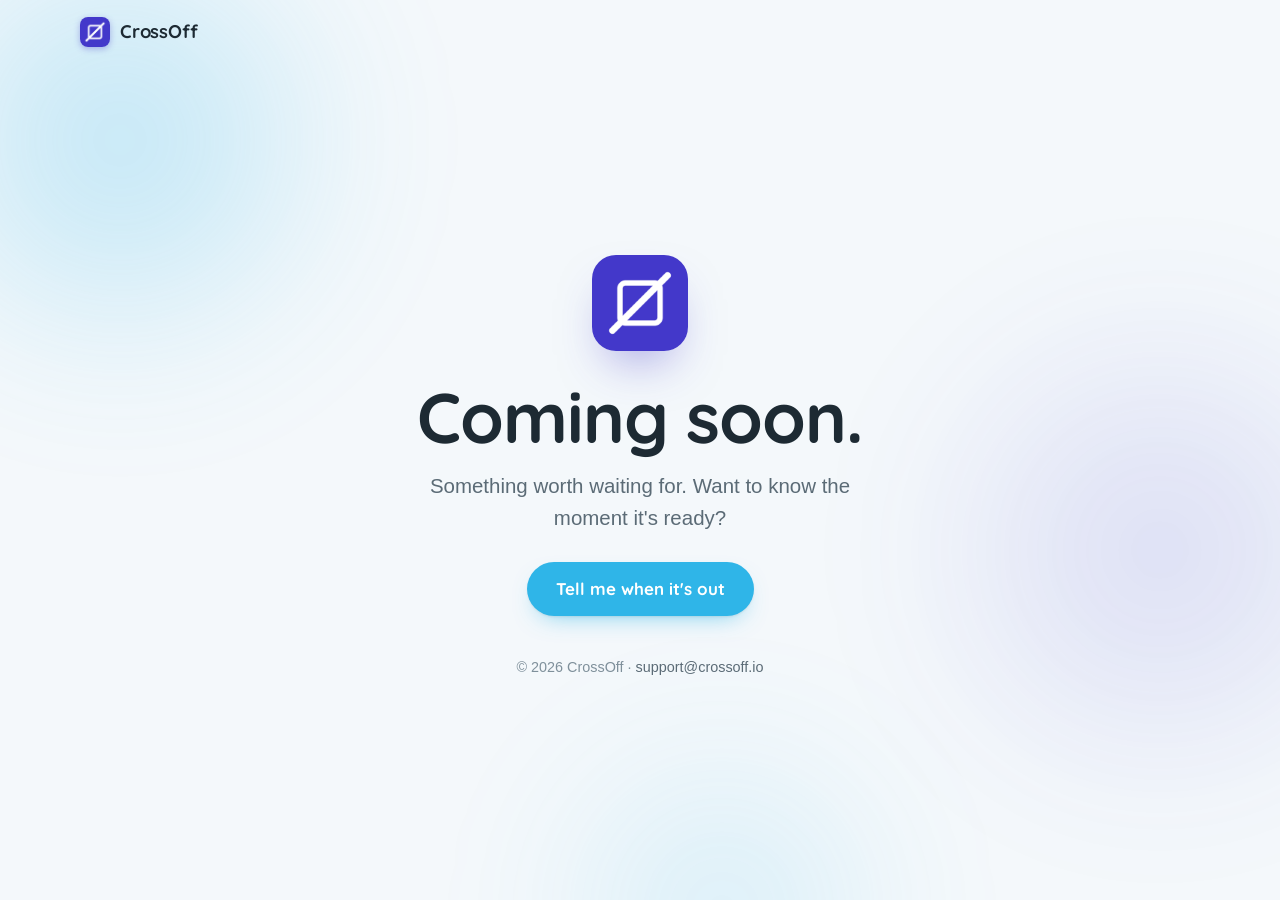
<file: index.html>
<!DOCTYPE html>
<html lang="en">
<head>
<meta charset="utf-8">
<meta name="viewport" content="width=device-width, initial-scale=1, viewport-fit=cover">
<title>CrossOff — Coming soon</title>
<meta name="description" content="CrossOff is coming soon.">
<link rel="canonical" href="https://crossoff.io/">
<meta name="theme-color" content="#f4f8fb" media="(prefers-color-scheme: light)">
<meta name="theme-color" content="#10181e" media="(prefers-color-scheme: dark)">
<meta property="og:type" content="website">
<meta property="og:url" content="https://crossoff.io/">
<meta property="og:title" content="CrossOff — Coming soon">
<meta property="og:description" content="Coming soon.">
<meta property="og:image" content="https://crossoff.io/assets/og.jpg">
<meta name="twitter:card" content="summary_large_image">
<link rel="icon" href="assets/icon.png">
<link rel="apple-touch-icon" href="assets/icon.png">
<link rel="preload" href="assets/fonts/quicksand-700.woff2" as="font" type="font/woff2" crossorigin>
<link rel="stylesheet" href="assets/site.css">
</head>
<body>

<header class="nav">
  <div class="wrap nav-inner">
    <a class="brand" href="/"><img src="assets/icon.png" alt="" width="30" height="30">CrossOff</a>
  </div>
</header>

<main class="soon">
  <div class="soon-bg" aria-hidden="true"><i></i><i></i><i></i></div>
  <div>
    <img class="soon-icon fade" src="assets/icon.png" alt="" width="96" height="96">
    <h1 class="fade" style="--i:1">Coming soon.</h1>
    <p class="lede fade" style="--i:2">Something worth waiting for. Want to know the moment it's ready?</p>
    <p class="fade" style="--i:3"><a class="btn btn-lg" href="mailto:support@crossoff.io?subject=Tell%20me%20when%20CrossOff%20is%20out">Tell me when it's out</a></p>
    <p class="soon-foot fade" style="--i:4">© 2026 CrossOff · <a href="mailto:support@crossoff.io">support@crossoff.io</a></p>
  </div>
</main>

</body>
</html>
</file>
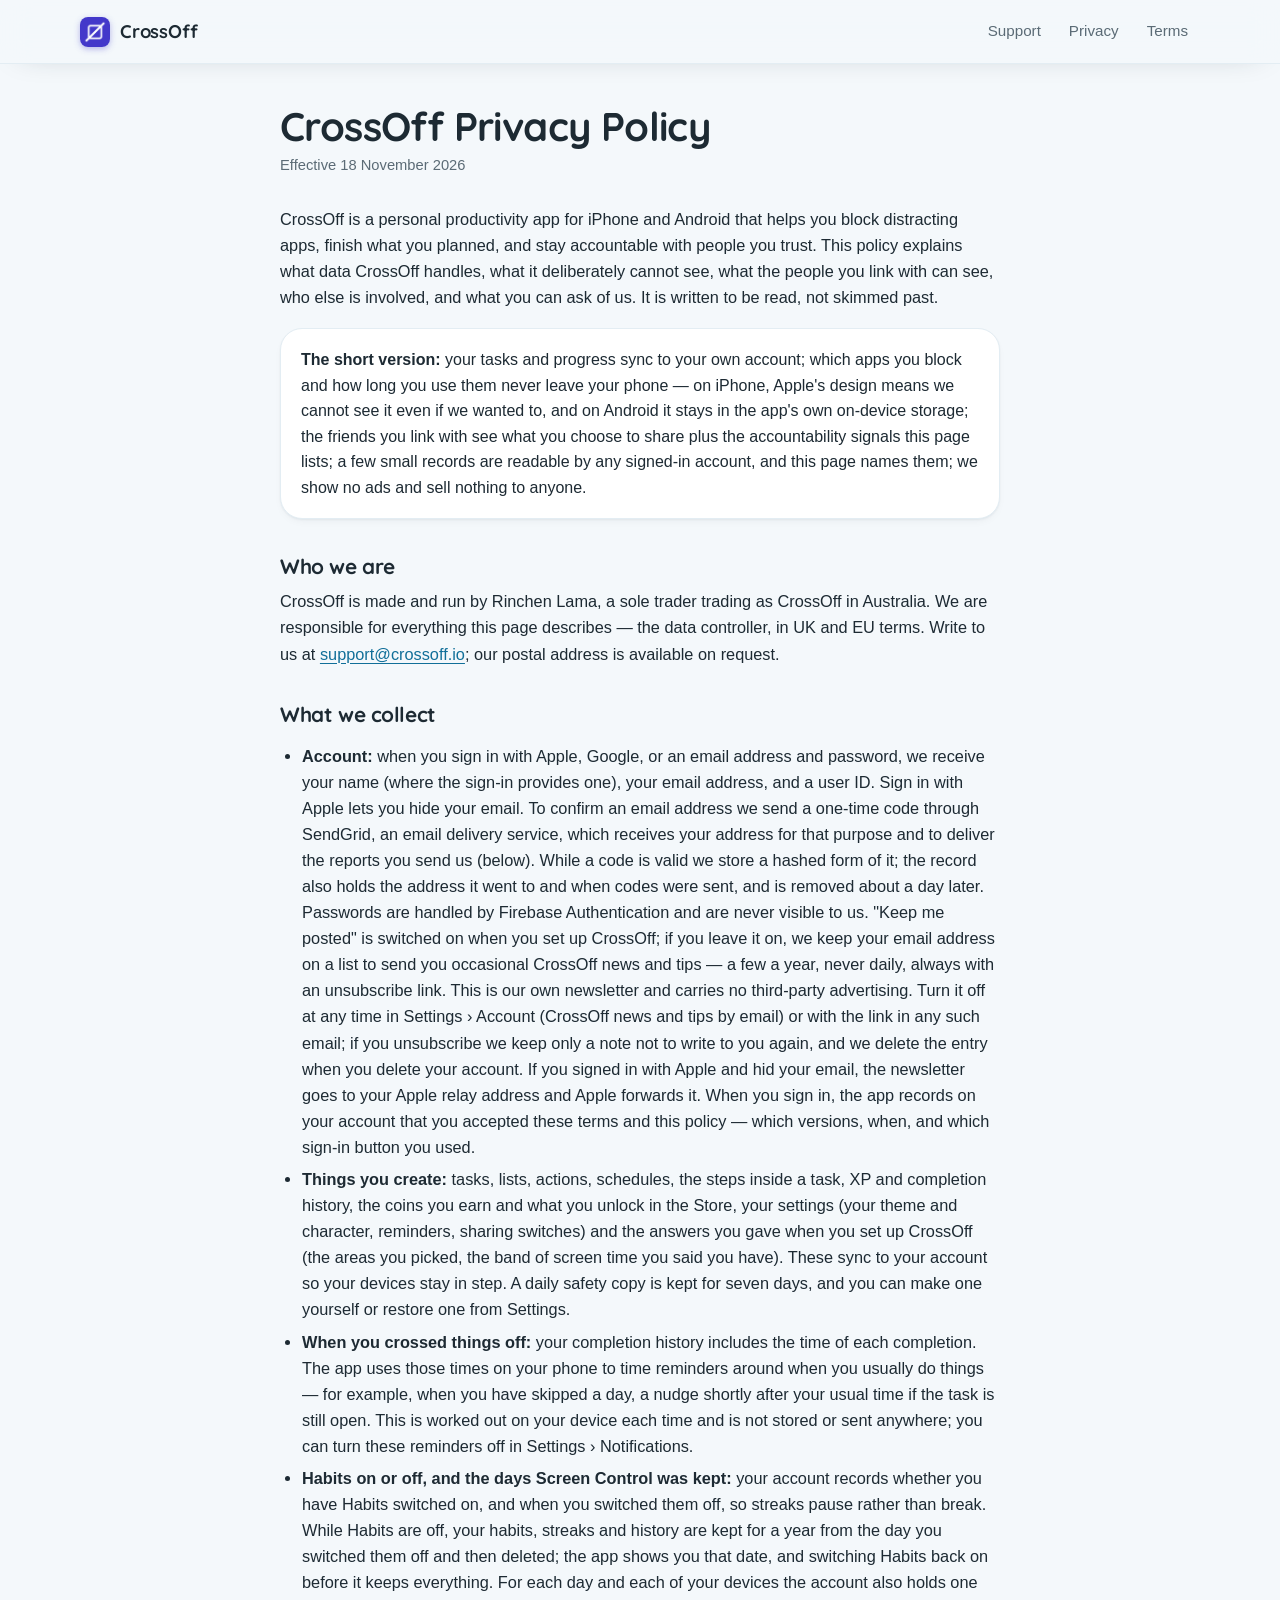
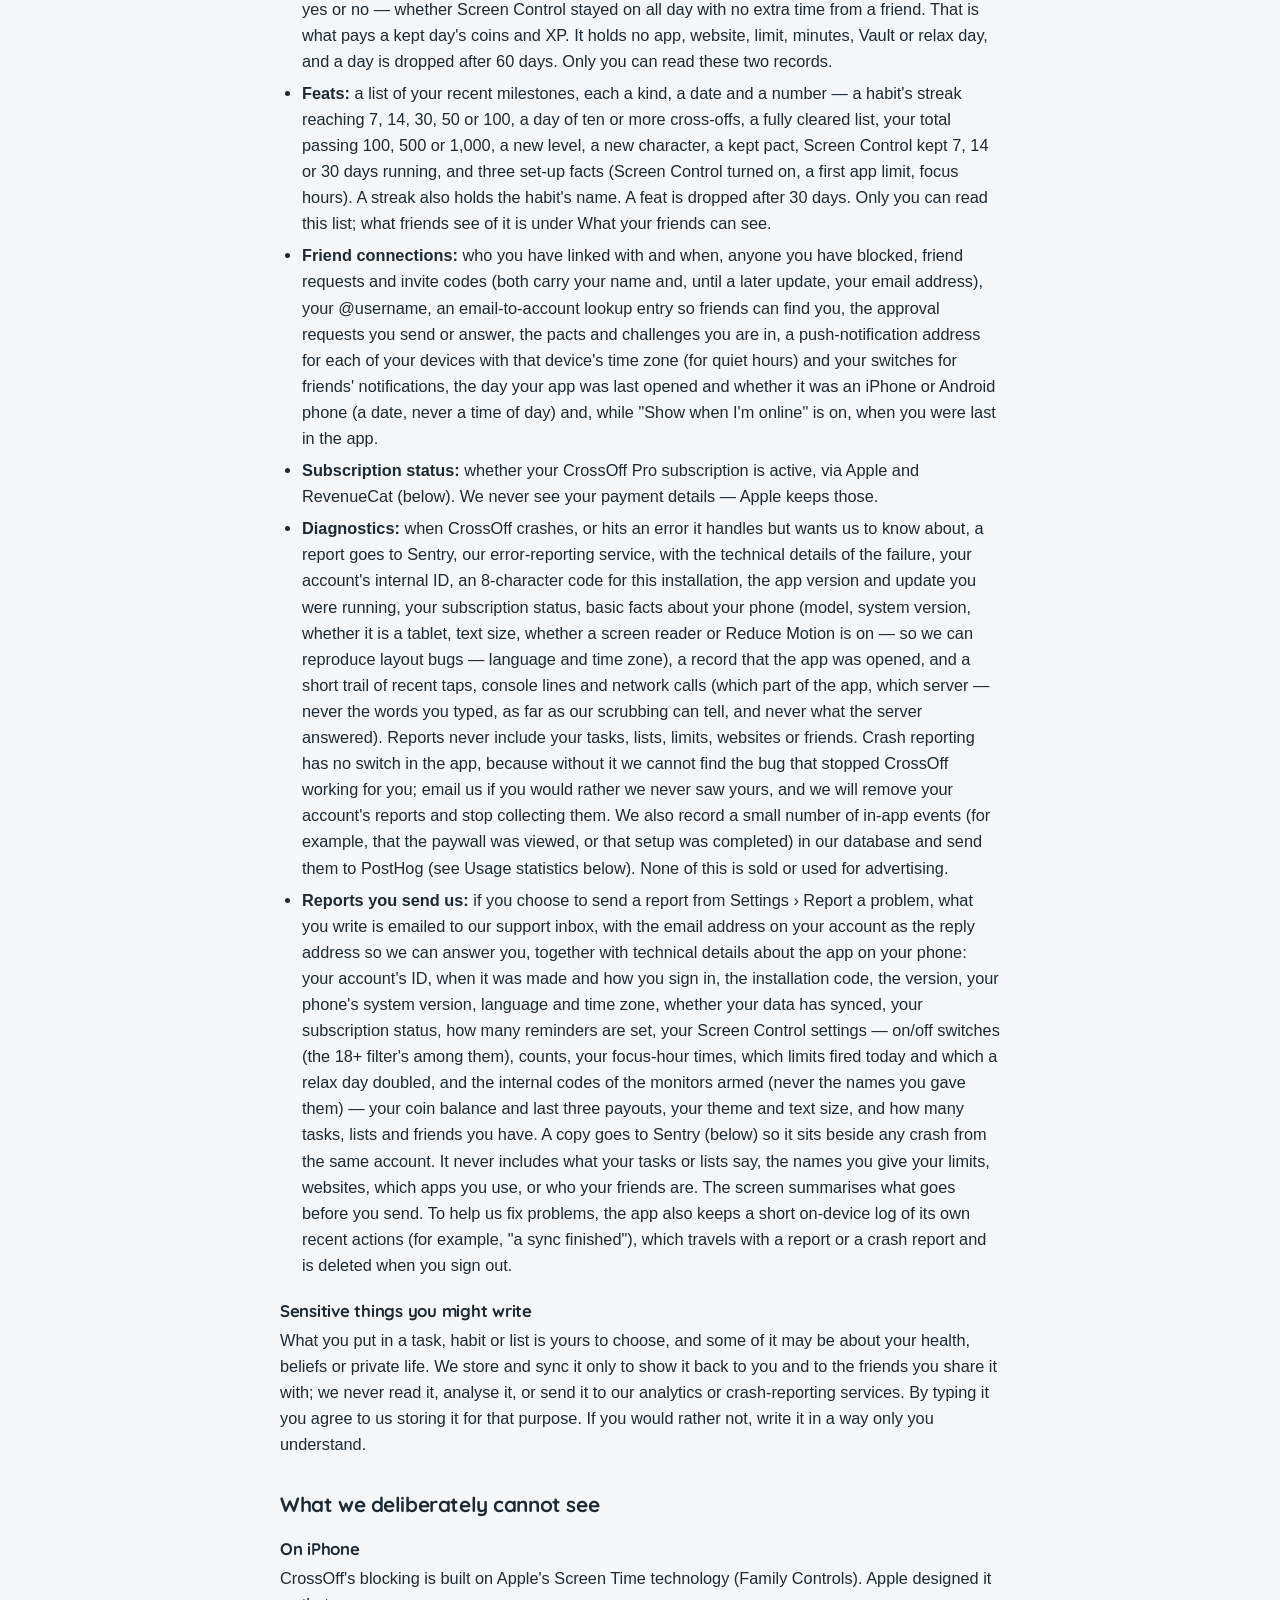
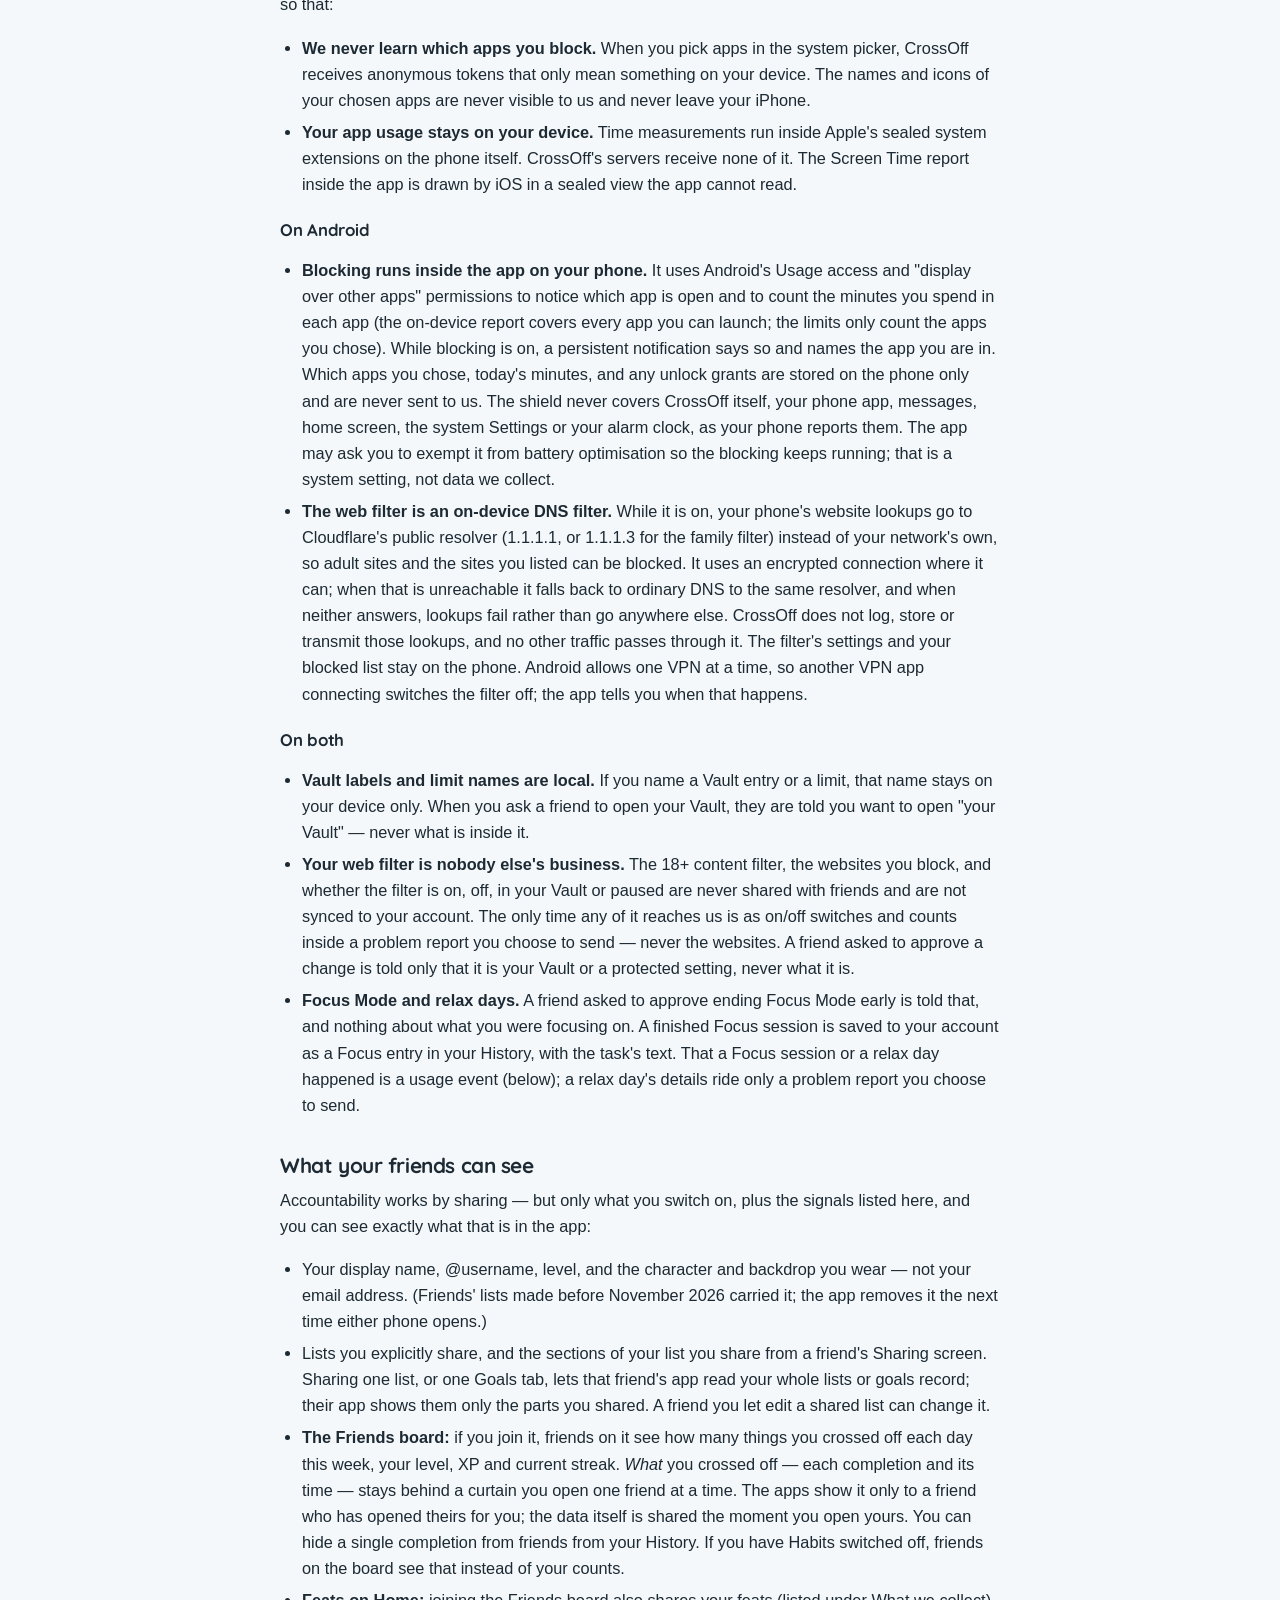
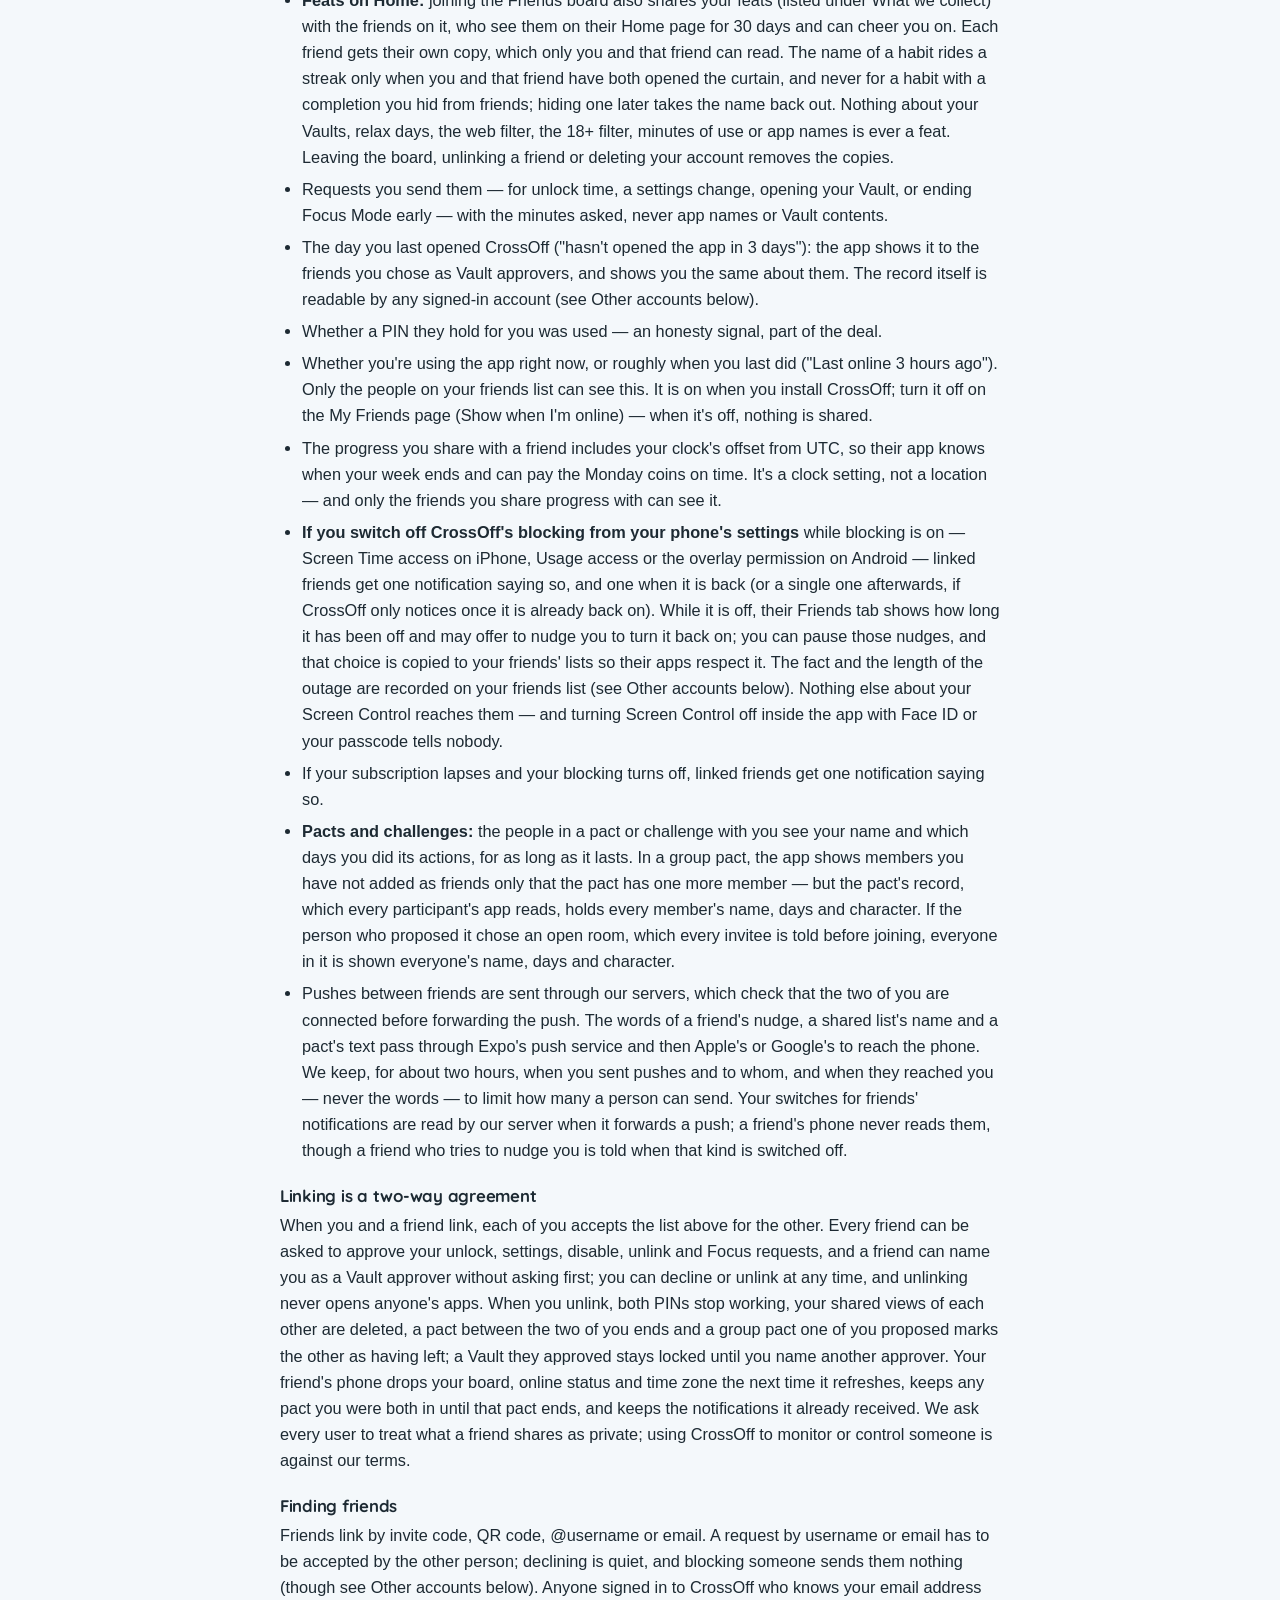
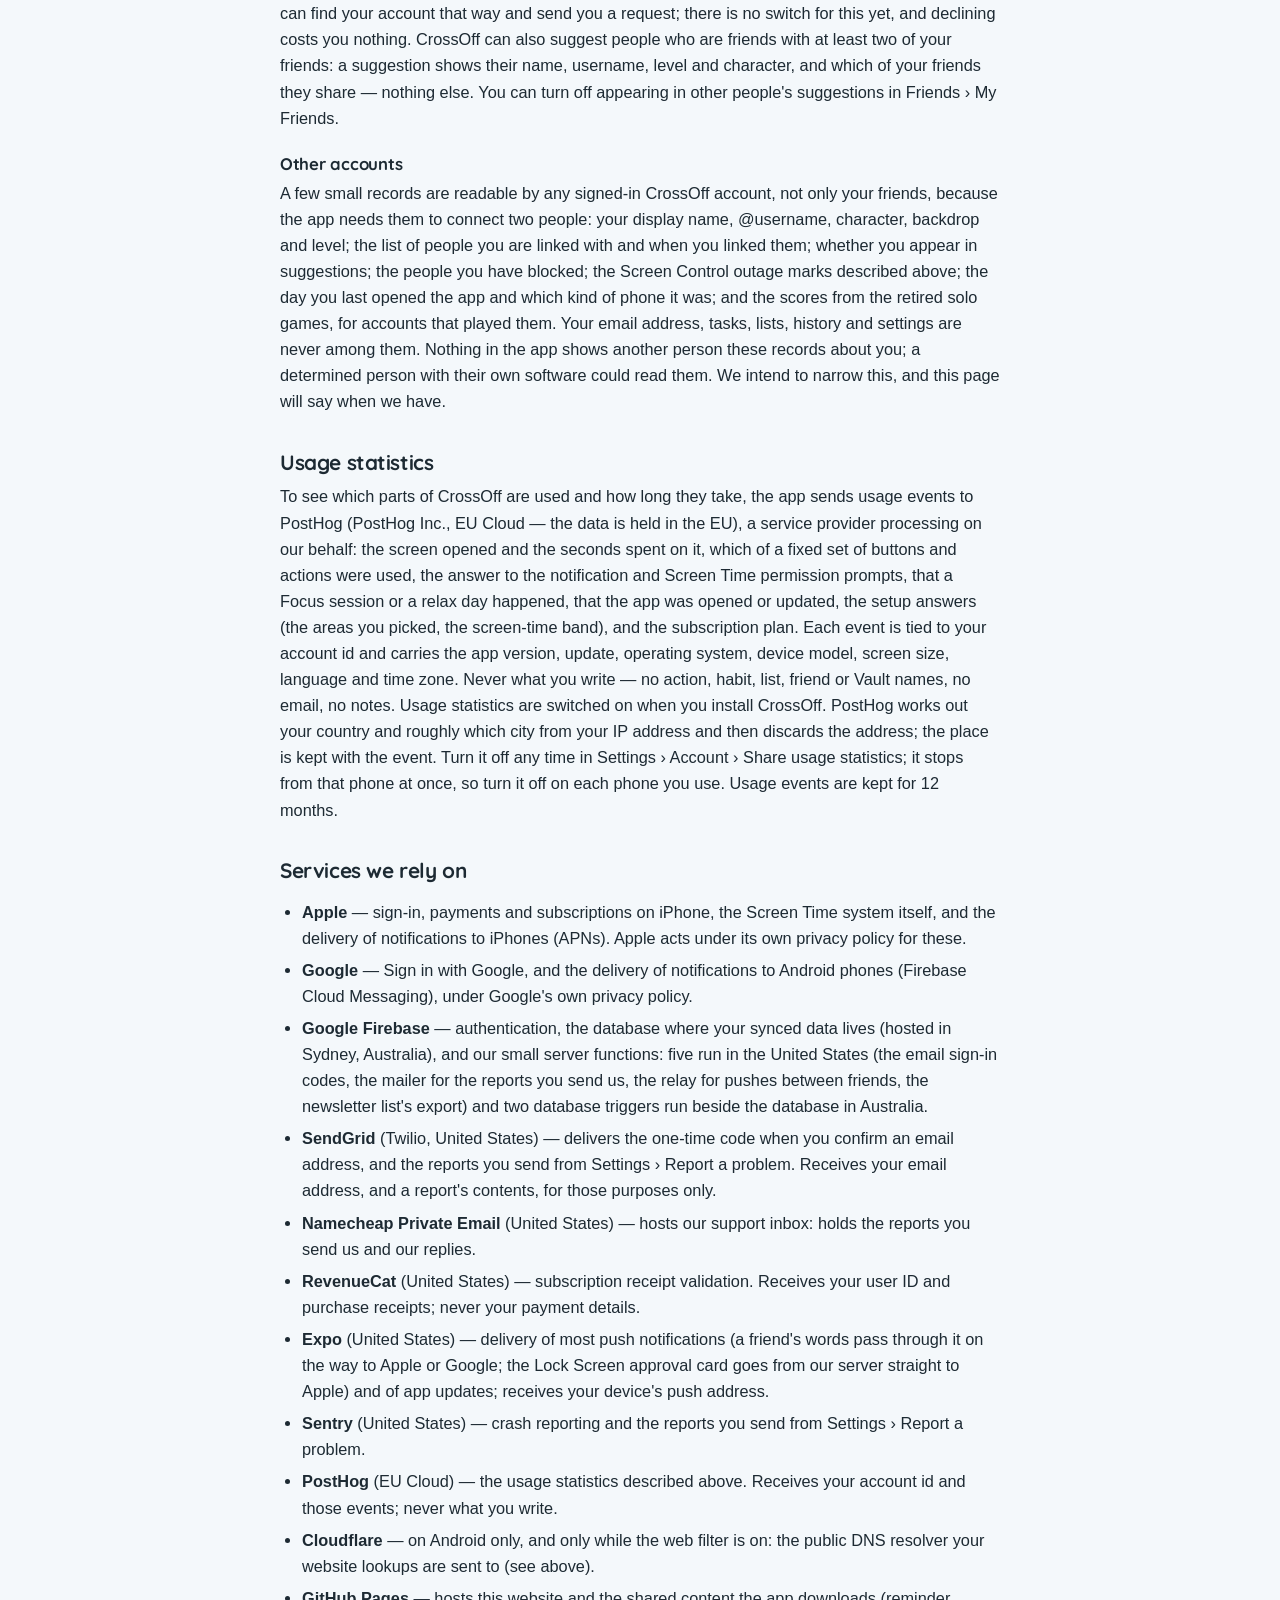
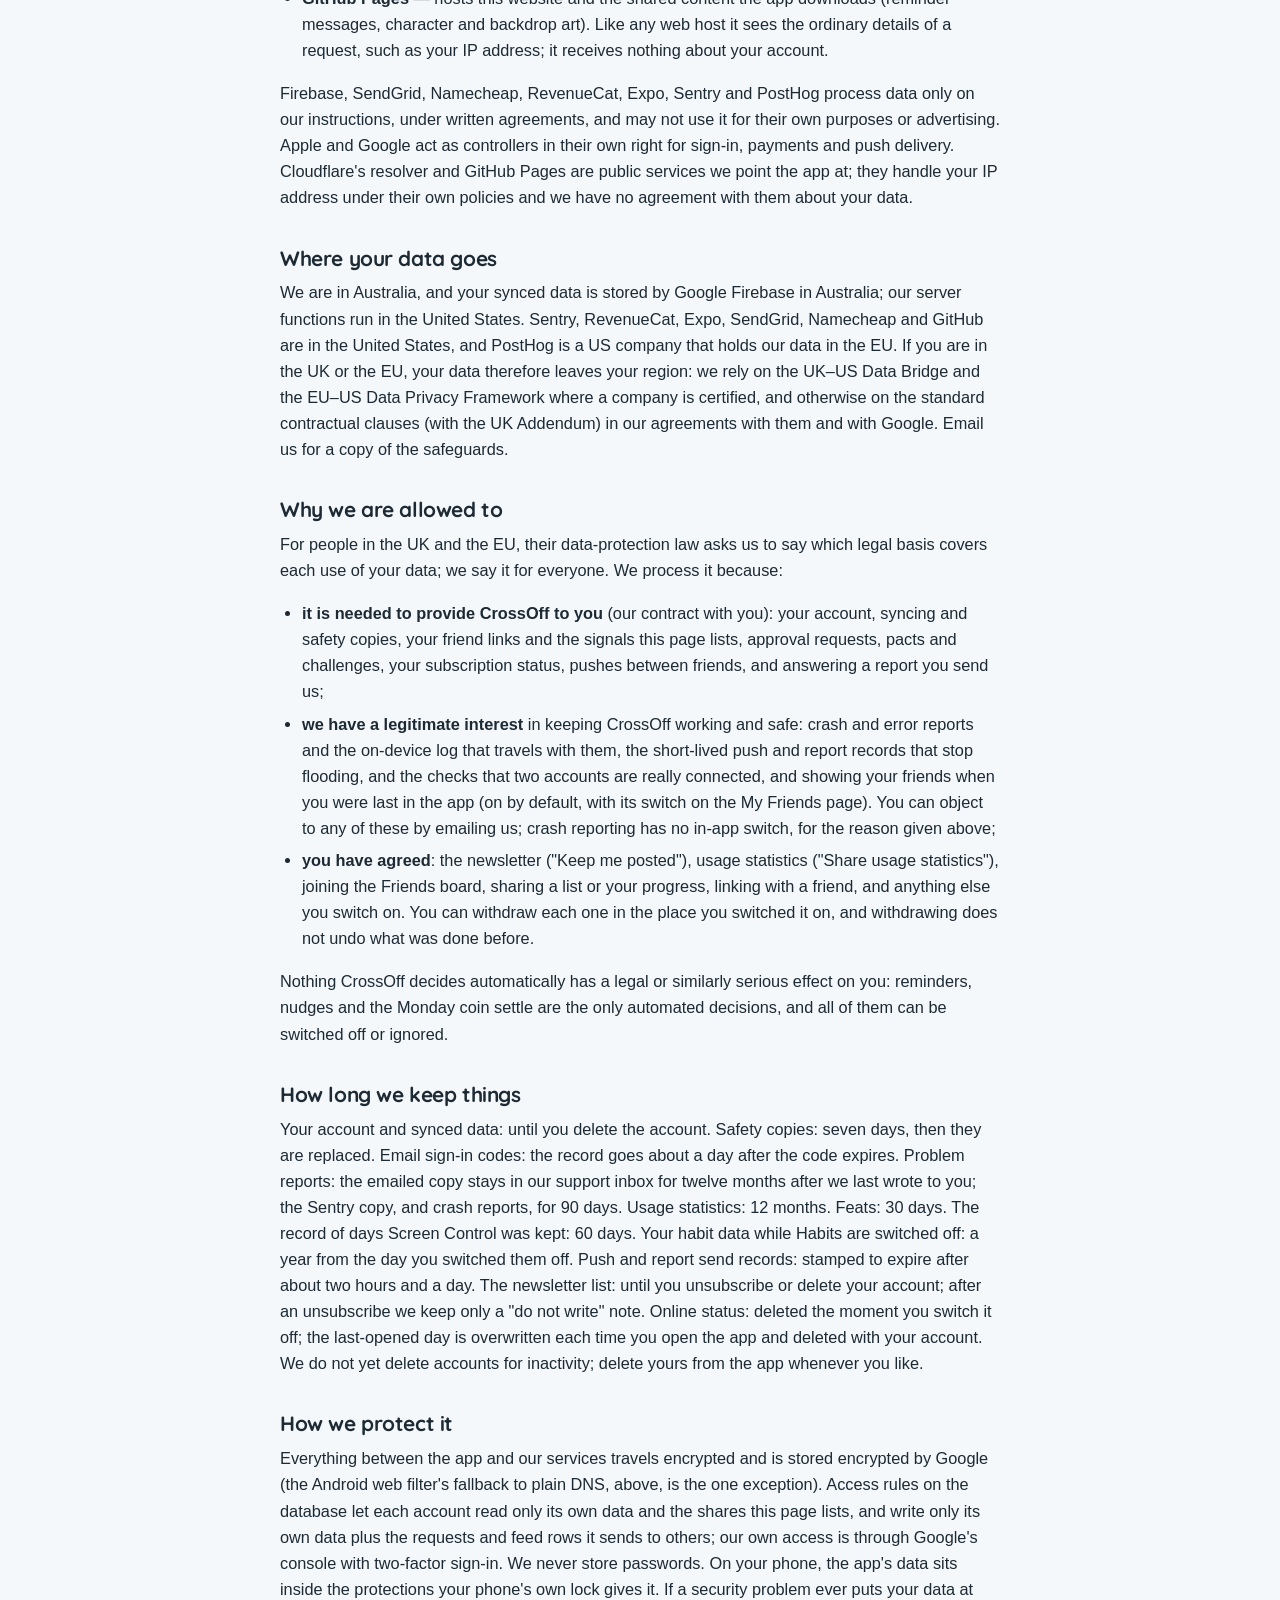
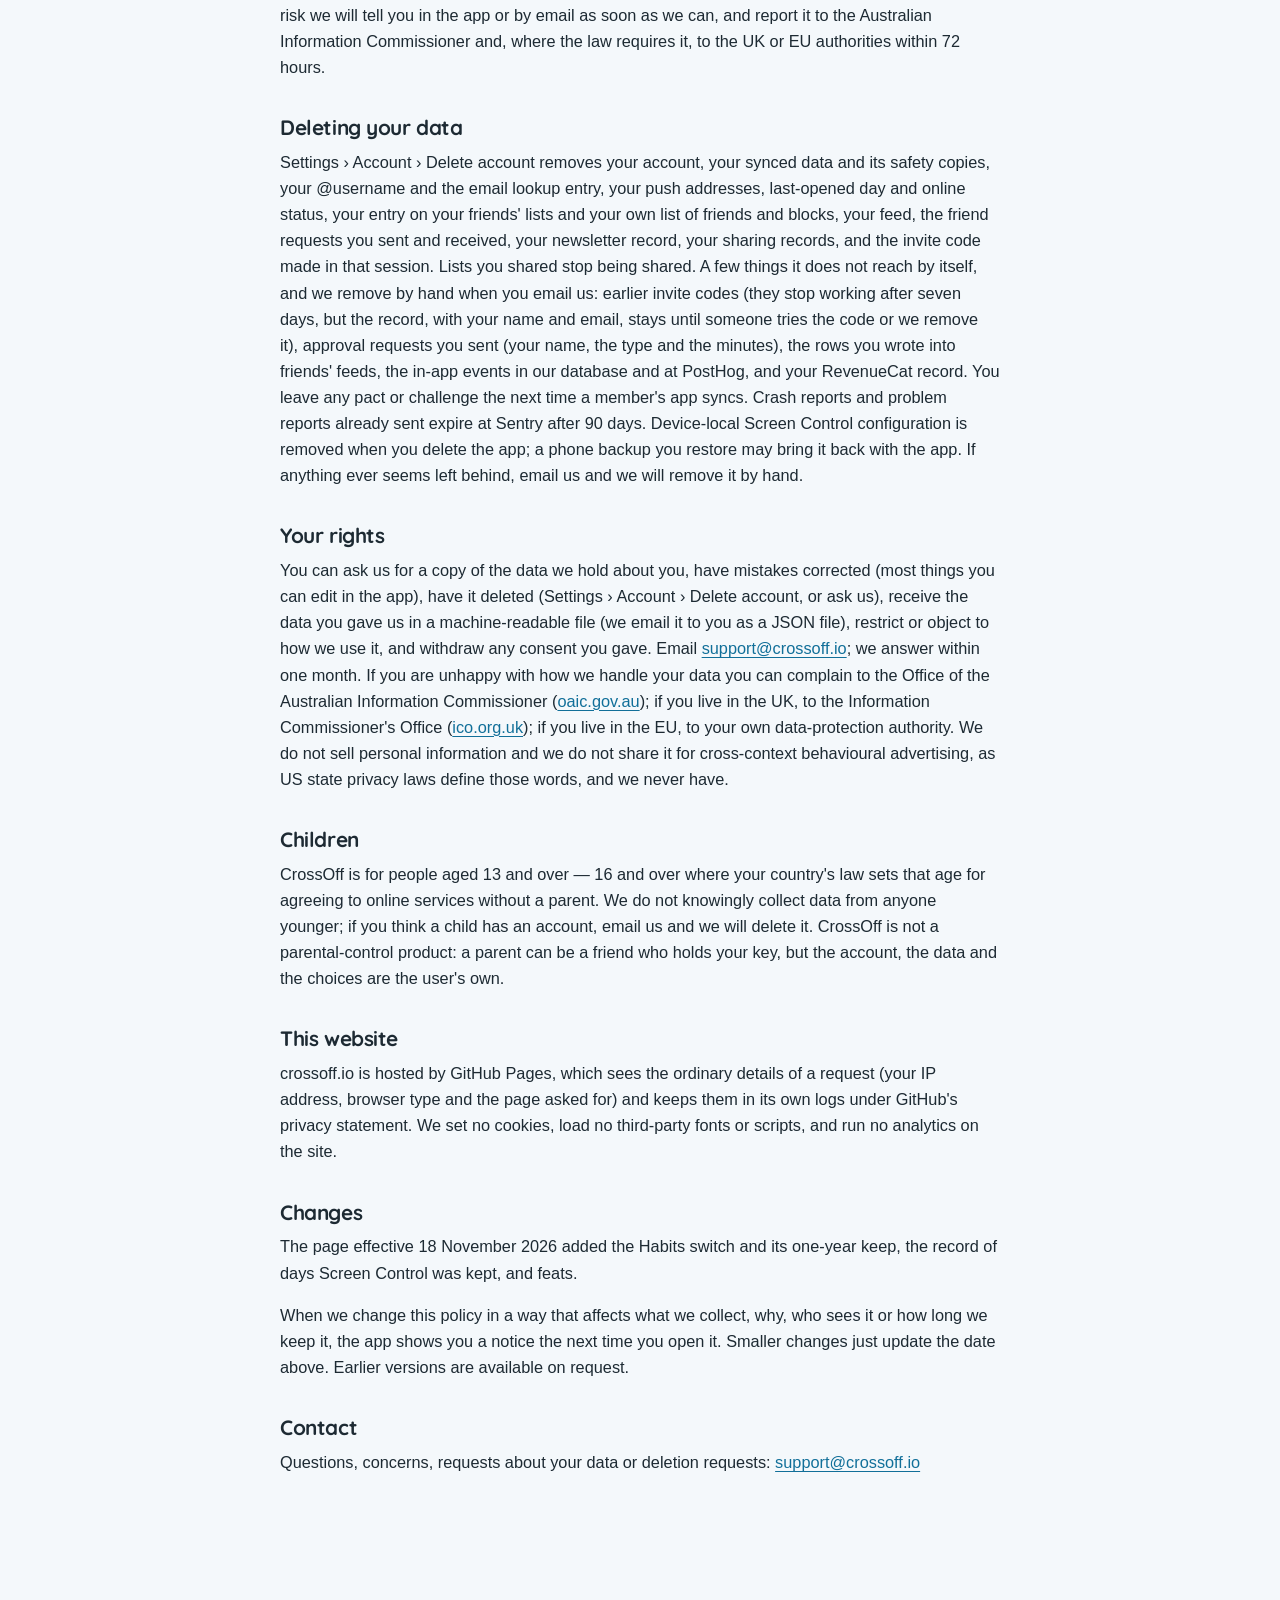
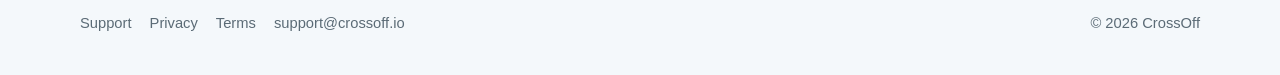
<file: privacy.html>
<!DOCTYPE html>
<html lang="en">
<head>
<meta charset="utf-8">
<meta name="viewport" content="width=device-width, initial-scale=1, viewport-fit=cover">
<title>CrossOff — Privacy Policy</title>
<meta name="description" content="How CrossOff handles your data, what it deliberately cannot see, who else is involved, and your rights.">
<link rel="canonical" href="https://crossoff.io/privacy.html">
<meta name="theme-color" content="#f4f8fb" media="(prefers-color-scheme: light)">
<meta name="theme-color" content="#10181e" media="(prefers-color-scheme: dark)">
<link rel="icon" href="assets/icon.png">
<link rel="apple-touch-icon" href="assets/icon.png">
<link rel="stylesheet" href="assets/site.css">
</head>
<body>
<a class="skip" href="#main">Skip to content</a>
<header class="nav is-scrolled">
  <div class="wrap nav-inner">
    <a class="brand" href="/"><img src="assets/icon.png" alt="" width="30" height="30">CrossOff</a>
    <nav class="nav-links" aria-label="Pages">
      <a href="support.html">Support</a>
      <a href="privacy.html">Privacy</a>
      <a href="terms.html">Terms</a>
    </nav>
  </div>
</header>

<main id="main" class="article">
  <div class="wrap-narrow">
  <h1>CrossOff Privacy Policy</h1>
  <p class="updated">Effective 18 November 2026</p>

  <p>CrossOff is a personal productivity app for iPhone and Android that
  helps you block distracting apps, finish what you planned, and stay
  accountable with people you trust. This policy explains what data
  CrossOff handles, what it deliberately cannot see, what the people you
  link with can see, who else is involved, and what you can ask of us.
  It is written to be read, not skimmed past.</p>

  <div class="card">
    <p><strong>The short version:</strong> your tasks and progress sync
    to your own account; which apps you block and how long you use them
    never leave your phone — on iPhone, Apple's design means we cannot
    see it even if we wanted to, and on Android it stays in the app's own
    on-device storage; the friends you link with see what you choose to
    share plus the accountability signals this page lists; a few small
    records are readable by any signed-in account, and this page names
    them; we show no ads and sell nothing to anyone.</p>
  </div>

  <h2>Who we are</h2>
  <p>CrossOff is made and run by Rinchen Lama, a sole trader trading as
  CrossOff in Australia. We are responsible for everything this page
  describes — the data controller, in UK and EU terms. Write to us at
  <a href="mailto:support@crossoff.io">support@crossoff.io</a>; our
  postal address is available on request.</p>

  <h2>What we collect</h2>
  <ul>
    <li><strong>Account:</strong> when you sign in with Apple, Google,
    or an email address and password, we receive your name (where the
    sign-in provides one), your email address, and a user ID. Sign in
    with Apple lets you hide your email. To confirm an email address we
    send a one-time code through SendGrid, an email delivery service,
    which receives your address for that purpose and to deliver the
    reports you send us (below). While a code is valid we store a hashed
    form of it; the record also holds the address it went to and when
    codes were sent, and is removed about a day later. Passwords are
    handled by Firebase Authentication and are never visible to us.
    "Keep me posted" is switched on when you set up CrossOff; if you
    leave it on, we keep your email address on a list to send you
    occasional CrossOff news and tips — a few a year, never daily,
    always with an unsubscribe link. This is our own newsletter and
    carries no third-party advertising. Turn it off at any time in
    Settings › Account (CrossOff news and tips by email) or with the
    link in any such email; if you
    unsubscribe we keep only a note not to write to you again, and we
    delete the entry when you delete your account. If you signed in with
    Apple and hid your email, the newsletter goes to your Apple relay
    address and Apple forwards it. When you sign in, the app records on
    your account that you accepted these terms and this policy — which
    versions, when, and which sign-in button you used.</li>
    <li><strong>Things you create:</strong> tasks, lists, actions,
    schedules, the steps inside a task, XP and completion history, the
    coins you earn and what you unlock in the Store, your settings (your
    theme and character, reminders, sharing switches) and the answers
    you gave when you set up CrossOff (the areas you picked, the band
    of screen time you said you have). These sync to your account so
    your devices stay in step. A daily safety copy is kept for seven
    days, and you can make one yourself or restore one from
    Settings.</li>
    <li><strong>When you crossed things off:</strong> your completion
    history includes the time of each completion. The app uses those
    times on your phone to time reminders around when you usually do
    things — for example, when you have skipped a day, a nudge shortly
    after your usual time if the task is still open. This is worked out
    on your device each time and is not stored or sent anywhere; you can
    turn these reminders off in Settings › Notifications.</li>
    <li><strong>Habits on or off, and the days Screen Control was
    kept:</strong> your account records whether you have Habits switched
    on, and when you switched them off, so streaks pause rather than
    break. While Habits are off, your habits, streaks and history are
    kept for a year from the day you switched them off and then deleted;
    the app shows you that date, and switching Habits back on before it
    keeps everything. For each day and each of your devices the account
    also holds one yes or no — whether Screen Control stayed on all day
    with no extra time from a friend. That is what pays a kept day's
    coins and XP. It holds no app, website, limit, minutes, Vault or
    relax day, and a day is dropped after 60 days. Only you can read
    these two records.</li>
    <li><strong>Feats:</strong> a list of your recent milestones, each a
    kind, a date and a number — a habit's streak reaching 7, 14, 30, 50
    or 100, a day of ten or more cross-offs, a fully cleared list, your
    total passing 100, 500 or 1,000, a new level, a new character, a
    kept pact, Screen Control kept 7, 14 or 30 days running, and three
    set-up facts (Screen Control turned on, a first app limit, focus
    hours). A streak also holds the habit's name. A feat is dropped
    after 30 days. Only you can read this list; what friends see of it
    is under What your friends can see.</li>
    <li><strong>Friend connections:</strong> who you have linked with
    and when, anyone you have blocked, friend requests and invite codes
    (both carry your name and, until a later update, your email
    address), your @username, an email-to-account lookup entry so
    friends can find you, the approval requests you send or answer, the
    pacts and challenges you are in, a push-notification address for
    each of your devices with that device's time zone (for quiet hours)
    and your switches for friends' notifications, the day your app was
    last opened and whether it was an iPhone or Android phone (a date,
    never a time of day) and, while "Show when I'm online" is on, when
    you were last in the app.</li>
    <li><strong>Subscription status:</strong> whether your CrossOff
    Pro subscription is active, via Apple and RevenueCat (below). We
    never see your payment details — Apple keeps those.</li>
    <li><strong>Diagnostics:</strong> when CrossOff crashes, or hits an
    error it handles but wants us to know about, a report goes to
    Sentry, our error-reporting service, with the technical details of
    the failure, your account's internal ID, an 8-character code for
    this installation, the app version and update you were running,
    your subscription status, basic facts about your phone (model,
    system version, whether it is a tablet, text size, whether a screen
    reader or Reduce Motion is on — so we can reproduce layout bugs —
    language and time zone), a record that the app was opened, and a
    short trail of recent taps, console lines and network calls (which
    part of the app, which server — never the words you typed, as far
    as our scrubbing can tell, and never what the server answered). Reports
    never include your tasks, lists, limits, websites or friends.
    Crash reporting has no switch in the app, because without it we
    cannot find the bug that stopped CrossOff working for you; email us
    if you would rather we never saw yours, and we will remove your
    account's reports and stop collecting them. We also record a small
    number of in-app events (for example, that the paywall was viewed,
    or that setup was completed) in our database and send them to
    PostHog (see Usage statistics below). None of this is sold or used
    for advertising.</li>
    <li><strong>Reports you send us:</strong> if you choose to send a
    report from Settings › Report a problem, what you write is emailed
    to our support inbox, with the email address on your account as the
    reply address so we can answer you, together with technical details
    about the app on your phone: your account's ID, when it was made and
    how you sign in, the installation code, the version, your phone's
    system version, language and time zone, whether your data has
    synced, your subscription status, how many reminders are set, your
    Screen Control settings — on/off switches (the 18+ filter's among
    them), counts, your focus-hour times, which limits fired today and
    which a relax day doubled, and the internal codes of the monitors
    armed (never the names you gave them) — your coin balance and last
    three payouts, your theme and text size, and how many tasks, lists
    and friends you have. A copy goes to Sentry (below) so it sits
    beside any crash from the same account. It never includes what your
    tasks or lists say, the names you give your limits, websites, which
    apps you use, or who your friends are. The screen summarises what
    goes before you send.
    To help us fix problems, the app also keeps a short on-device log
    of its own recent actions (for example, "a sync finished"), which
    travels with a report or a crash report and is deleted when you
    sign out.</li>
  </ul>

  <h3>Sensitive things you might write</h3>
  <p>What you put in a task, habit or list is yours to choose, and some
  of it may be about your health, beliefs or private life. We store and
  sync it only to show it back to you and to the friends you share it
  with; we never read it, analyse it, or send it to our analytics or
  crash-reporting services. By typing it you agree to us storing it for
  that purpose. If you would rather not, write it in a way only you
  understand.</p>

  <h2>What we deliberately cannot see</h2>
  <h3>On iPhone</h3>
  <p>CrossOff's blocking is built on Apple's Screen Time technology
  (Family Controls). Apple designed it so that:</p>
  <ul>
    <li><strong>We never learn which apps you block.</strong> When you
    pick apps in the system picker, CrossOff receives anonymous tokens
    that only mean something on your device. The names and icons of
    your chosen apps are never visible to us and never leave your
    iPhone.</li>
    <li><strong>Your app usage stays on your device.</strong> Time
    measurements run inside Apple's sealed system extensions on the
    phone itself. CrossOff's servers receive none of it. The Screen Time
    report inside the app is drawn by iOS in a sealed view the app
    cannot read.</li>
  </ul>
  <h3>On Android</h3>
  <ul>
    <li><strong>Blocking runs inside the app on your phone.</strong> It
    uses Android's Usage access and "display over other apps"
    permissions to notice which app is open and to count the minutes
    you spend in each app (the on-device report covers every app you
    can launch; the limits only count the apps you chose). While
    blocking is on, a persistent notification says so and names the app
    you are in. Which apps you chose, today's minutes, and any unlock
    grants are stored on the phone only and are never sent to us. The
    shield never covers CrossOff itself, your phone app, messages, home
    screen, the system Settings or your alarm clock, as your phone
    reports them. The app may ask you to exempt it from battery
    optimisation so the blocking keeps running; that is a system
    setting, not data we collect.</li>
    <li><strong>The web filter is an on-device DNS filter.</strong>
    While it is on, your phone's website lookups go to Cloudflare's
    public resolver (1.1.1.1, or 1.1.1.3 for the family filter) instead
    of your network's own, so adult sites and the sites you listed can
    be blocked. It uses an encrypted connection where it can; when that
    is unreachable it falls back to ordinary DNS to the same resolver,
    and when neither answers, lookups fail rather than go anywhere
    else. CrossOff does not log, store or transmit those lookups, and
    no other traffic passes through it. The filter's settings and your
    blocked list stay on the phone. Android allows one VPN at a time,
    so another VPN app connecting switches the filter off; the app tells
    you when that happens.</li>
  </ul>
  <h3>On both</h3>
  <ul>
    <li><strong>Vault labels and limit names are local.</strong> If you
    name a Vault entry or a limit, that name stays on your device only.
    When you ask a friend to open your Vault, they are told you want to
    open "your Vault" — never what is inside it.</li>
    <li><strong>Your web filter is nobody else's business.</strong> The
    18+ content filter, the websites you block, and whether the filter
    is on, off, in your Vault or paused are never shared with friends
    and are not synced to your account. The only time any of it reaches
    us is as on/off switches and counts inside a problem report you
    choose to send — never the websites. A friend asked to approve a
    change is told only that it is your Vault or a protected setting,
    never what it is.</li>
    <li><strong>Focus Mode and relax days.</strong> A friend asked to
    approve ending Focus Mode early is told that, and nothing about
    what you were focusing on. A finished Focus session is saved to
    your account as a Focus entry in your History, with the task's
    text. That a Focus session or a relax
    day happened is a usage event (below); a relax day's details ride
    only a problem report you choose to send.</li>
  </ul>

  <h2>What your friends can see</h2>
  <p>Accountability works by sharing — but only what you switch on, plus
  the signals listed here, and you can see exactly what that is in the
  app:</p>
  <ul>
    <li>Your display name, @username, level, and the character and
    backdrop you wear — not your email address. (Friends' lists made
    before November 2026 carried it; the app removes it the next time
    either phone opens.)</li>
    <li>Lists you explicitly share, and the sections of your list you
    share from a friend's Sharing screen. Sharing one list, or one
    Goals tab, lets that friend's app read your whole lists or goals
    record; their app shows them only the parts you shared. A friend you
    let edit a shared list can change it.</li>
    <li><strong>The Friends board:</strong> if you join it, friends on it
    see how many things you crossed off each day this week, your level,
    XP and current streak. <em>What</em> you crossed off — each completion
    and its time — stays behind a curtain you open one friend at a time.
    The apps show it only to a friend who has opened theirs for you; the
    data itself is shared the moment you open yours. You can hide a
    single completion from friends from your History. If you have
    Habits switched off, friends on the board see that instead of your
    counts.</li>
    <li><strong>Feats on Home:</strong> joining the Friends board also
    shares your feats (listed under What we collect) with the friends on
    it, who see them on their Home page for 30 days and can cheer you
    on. Each friend gets their own copy, which only you and that friend
    can read. The name of a habit rides a streak only when you and that
    friend have both opened the curtain, and never for a habit with a
    completion you hid from friends; hiding one later takes the name
    back out. Nothing about your Vaults, relax days, the web filter, the
    18+ filter, minutes of use or app names is ever a feat. Leaving the
    board, unlinking a friend or deleting your account removes the
    copies.</li>
    <li>Requests you send them — for unlock time, a settings change,
    opening your Vault, or ending Focus Mode early — with the minutes
    asked, never app names or Vault contents.</li>
    <li>The day you last opened CrossOff ("hasn't opened the app in 3
    days"): the app shows it to the friends you chose as Vault
    approvers, and shows you the same about them. The record itself is
    readable by any signed-in account (see Other accounts below).</li>
    <li>Whether a PIN they hold for you was used — an honesty signal,
    part of the deal.</li>
    <li>Whether you're using the app right now, or roughly when you
    last did ("Last online 3 hours ago"). Only the people on your
    friends list can see this. It is on when you install CrossOff; turn
    it off on the My Friends page (Show when I'm online) — when it's
    off, nothing is shared.</li>
    <li>The progress you share with a friend includes your clock's
    offset from UTC, so their app knows when your week ends and can
    pay the Monday coins on time. It's a clock setting, not a location
    — and only the friends you share progress with can see it.</li>
    <li><strong>If you switch off CrossOff's blocking from your phone's
    settings</strong> while blocking is on — Screen Time access on
    iPhone, Usage access or the overlay permission on Android — linked
    friends get one notification saying so, and one when it is back (or
    a single one afterwards, if CrossOff only notices once it is already
    back on). While it is off, their Friends tab shows how long it has been off
    and may offer to nudge you to turn it back on; you can pause those
    nudges, and that choice is copied to your friends' lists so their
    apps respect it. The fact and the length of the outage are recorded
    on your friends list (see Other accounts below). Nothing else about
    your Screen Control reaches them — and turning Screen Control off
    inside the app with Face ID or your passcode tells nobody.</li>
    <li>If your subscription lapses and your blocking turns off, linked
    friends get one notification saying so.</li>
    <li><strong>Pacts and challenges:</strong> the people in a pact or
    challenge with you see your name and which days you did its actions,
    for as long as it lasts. In a group pact, the app shows members you
    have not added as friends only that the pact has one more member —
    but the pact's record, which every participant's app reads, holds
    every member's name, days and character. If the person who proposed
    it chose an open room, which every invitee is told before joining,
    everyone in it is shown everyone's name, days and character.</li>
    <li>Pushes between friends are sent through our servers, which check
    that the two of you are connected before forwarding the push. The
    words of a friend's nudge, a shared list's name and a pact's text
    pass through Expo's push service and then Apple's or Google's to
    reach the phone. We keep, for about two hours, when you sent pushes
    and to whom, and when they reached you — never the words — to limit
    how many a person can send. Your switches for friends' notifications
    are read by our server when it forwards a push; a friend's phone
    never reads them, though a friend who tries to nudge you is told
    when that kind is switched off.</li>
  </ul>

  <h3>Linking is a two-way agreement</h3>
  <p>When you and a friend link, each of you accepts the list above for
  the other. Every friend can be asked to approve your unlock, settings,
  disable, unlink and Focus requests, and a friend can name you as a
  Vault approver without asking first; you can decline or unlink at any
  time, and unlinking never opens anyone's apps. When you unlink, both
  PINs stop working, your shared views of each other are deleted, a pact
  between the two of you ends and a group pact one of you proposed
  marks the other as having left; a Vault they approved stays locked
  until you name another approver. Your friend's phone drops your
  board, online status and time zone the next time it refreshes, keeps
  any pact you were both in until that pact ends, and keeps the
  notifications it already received. We ask every user to treat what a
  friend shares as private; using CrossOff to monitor or control someone
  is against our terms.</p>

  <h3>Finding friends</h3>
  <p>Friends link by invite code, QR code, @username or email. A
  request by username or email has to be accepted by the other person;
  declining is quiet, and blocking someone sends them nothing (though
  see Other accounts below). Anyone signed in to CrossOff who knows
  your email address can find your account that way and send you a
  request; there is no switch for this yet, and declining costs you
  nothing. CrossOff can also suggest people who are friends with at
  least two of your friends: a suggestion shows their name, username,
  level and character, and which of your friends they share — nothing
  else. You can turn off appearing in other people's suggestions in
  Friends › My Friends.</p>

  <h3>Other accounts</h3>
  <p>A few small records are readable by any signed-in CrossOff
  account, not only your friends, because the app needs them to connect
  two people: your display name, @username, character, backdrop and
  level; the list of people you are linked with and when you linked
  them; whether you appear in suggestions; the people you have blocked;
  the Screen Control outage marks described above; the day you last
  opened the app and which kind of phone it was; and the scores from
  the retired solo games, for accounts that played them. Your email
  address, tasks, lists, history and settings are never among them. Nothing in the app shows another
  person these records about you; a determined person with their own
  software could read them. We intend to narrow this, and this page
  will say when we have.</p>

  <h2>Usage statistics</h2>
  <p>To see which parts of CrossOff are used and how long they take,
  the app sends usage events to PostHog (PostHog Inc., EU Cloud — the
  data is held in the EU), a service provider processing on our
  behalf: the screen opened and the seconds spent on it, which of a
  fixed set of buttons and actions were used, the answer to the
  notification and Screen Time permission prompts, that a Focus session
  or a relax day happened, that the app was opened or updated, the
  setup answers (the areas you picked, the screen-time band), and the
  subscription plan. Each event is tied to your account id and carries
  the app version, update, operating system, device model, screen size,
  language and time zone. Never what you write — no action, habit,
  list, friend or Vault names, no email, no notes. Usage statistics are
  switched on when you install CrossOff. PostHog works out your country
  and roughly which city from your IP address and then discards the
  address; the place is kept with the event. Turn it off any time in
  Settings › Account ›
  Share usage statistics; it stops from that phone at once, so turn it
  off on each phone you use. Usage events are kept for 12 months.</p>

  <h2>Services we rely on</h2>
  <ul>
    <li><strong>Apple</strong> — sign-in, payments and subscriptions on
    iPhone, the Screen Time system itself, and the delivery of
    notifications to iPhones (APNs). Apple acts under its own privacy
    policy for these.</li>
    <li><strong>Google</strong> — Sign in with Google, and the delivery
    of notifications to Android phones (Firebase Cloud Messaging), under
    Google's own privacy policy.</li>
    <li><strong>Google Firebase</strong> — authentication, the database
    where your synced data lives (hosted in Sydney, Australia), and our
    small server functions: five run in the United States (the email
    sign-in codes, the mailer for the reports you send us, the relay
    for pushes between friends, the newsletter list's export) and two
    database triggers run beside the database in Australia.</li>
    <li><strong>SendGrid</strong> (Twilio, United States) — delivers the
    one-time code when you confirm an email address, and the reports
    you send from Settings › Report a problem. Receives your email
    address, and a report's contents, for those purposes only.</li>
    <li><strong>Namecheap Private Email</strong> (United States) —
    hosts our support inbox: holds the reports you send us and our
    replies.</li>
    <li><strong>RevenueCat</strong> (United States) — subscription
    receipt validation. Receives your user ID and purchase receipts;
    never your payment details.</li>
    <li><strong>Expo</strong> (United States) — delivery of most push
    notifications (a friend's words pass through it on the way to
    Apple or Google; the Lock Screen approval card goes from our server
    straight to Apple) and of app updates; receives your device's push
    address.</li>
    <li><strong>Sentry</strong> (United States) — crash reporting and
    the reports you send from Settings › Report a problem.</li>
    <li><strong>PostHog</strong> (EU Cloud) — the usage statistics
    described above. Receives your account id and those events; never
    what you write.</li>
    <li><strong>Cloudflare</strong> — on Android only, and only while the
    web filter is on: the public DNS resolver your website lookups are
    sent to (see above).</li>
    <li><strong>GitHub Pages</strong> — hosts this website and the
    shared content the app downloads (reminder messages, character and
    backdrop art). Like any web host it sees the ordinary details of a
    request, such as your IP address; it receives nothing about your
    account.</li>
  </ul>
  <p>Firebase, SendGrid, Namecheap, RevenueCat, Expo, Sentry and PostHog
  process data only on our instructions, under written agreements, and may not
  use it for their own purposes or advertising. Apple and Google act as
  controllers in their own right for sign-in, payments and push
  delivery. Cloudflare's resolver and GitHub Pages are public services
  we point the app at; they handle your IP address under their own
  policies and we have no agreement with them about your data.</p>

  <h2>Where your data goes</h2>
  <p>We are in Australia, and your synced data is stored by Google
  Firebase in Australia; our server functions run in the United States.
  Sentry, RevenueCat, Expo, SendGrid, Namecheap and GitHub are in the
  United States, and PostHog is a US company that holds our data in the
  EU. If you are in the UK or the EU, your data therefore leaves your
  region: we rely on the UK–US Data Bridge and the EU–US Data Privacy
  Framework where a company is certified, and otherwise on the standard
  contractual clauses (with the UK Addendum) in our agreements with
  them and with Google. Email us for a copy of the safeguards.</p>

  <h2>Why we are allowed to</h2>
  <p>For people in the UK and the EU, their data-protection law asks us
  to say which legal basis covers each use of your data; we say it for
  everyone. We process it because:</p>
  <ul>
    <li><strong>it is needed to provide CrossOff to you</strong> (our
    contract with you): your account, syncing and safety copies, your
    friend links and the signals this page lists, approval requests,
    pacts and challenges, your subscription status, pushes between
    friends, and answering a report you send us;</li>
    <li><strong>we have a legitimate interest</strong> in keeping
    CrossOff working and safe: crash and error reports and the on-device
    log that travels with them, the short-lived push and report records
    that stop flooding, and the checks that two accounts are really
    connected, and showing your friends when you were last in the app
    (on by default, with its switch on the My Friends page). You can
    object to any of these by emailing us; crash reporting has no
    in-app switch, for the reason given above;</li>
    <li><strong>you have agreed</strong>: the newsletter ("Keep me
    posted"), usage statistics ("Share usage statistics"), joining the
    Friends board, sharing a list or your progress, linking with a
    friend, and anything else you switch on.
    You can withdraw each one in the place you switched it on, and
    withdrawing does not undo what was done before.</li>
  </ul>
  <p>Nothing CrossOff decides automatically has a legal or similarly
  serious effect on you: reminders, nudges and the Monday coin settle
  are the only automated decisions, and all of them can be switched off
  or ignored.</p>

  <h2>How long we keep things</h2>
  <p>Your account and synced data: until you delete the account. Safety
  copies: seven days, then they are replaced. Email sign-in codes: the
  record goes about a day after the code expires. Problem reports: the
  emailed copy stays in our support inbox for twelve months after we
  last wrote to you; the Sentry copy, and crash reports, for 90 days.
  Usage statistics: 12 months. Feats: 30 days. The record of days
  Screen Control was kept: 60 days. Your habit data while Habits are
  switched off: a year from the day you switched them off. Push and report send records: stamped to
  expire after about two hours and a day. The newsletter list: until you unsubscribe or delete
  your account; after an unsubscribe we keep only a "do not write" note.
  Online status: deleted the moment you switch it off; the last-opened
  day is overwritten each time you open the app and deleted with your
  account. We do not yet delete accounts for inactivity; delete yours
  from the app whenever you like.</p>

  <h2>How we protect it</h2>
  <p>Everything between the app and our services travels encrypted and
  is stored encrypted by Google (the Android web filter's fallback to
  plain DNS, above, is the one exception). Access rules on the database
  let each account read only its own data and the shares this page
  lists, and write only its own data plus the requests and feed rows it
  sends to others; our own access is through
  Google's console with two-factor sign-in. We never store passwords. On
  your phone, the app's data sits inside the protections your phone's
  own lock gives it. If a security problem ever puts your data at risk
  we will tell you in the app or by email as soon as we can, and report
  it to the Australian Information Commissioner and, where the law
  requires it, to the UK or EU authorities within 72 hours.</p>

  <h2>Deleting your data</h2>
  <p>Settings › Account › Delete account removes your account, your
  synced data and its safety copies, your @username and the email
  lookup entry, your push addresses, last-opened day and online status,
  your entry on your friends' lists and your own list of friends and
  blocks, your feed, the friend requests you sent and received, your
  newsletter record, your sharing records, and the invite code made in
  that session. Lists you shared stop being shared. A few things it
  does not reach by itself, and we remove by hand when you email us:
  earlier invite codes (they stop working after seven days, but the
  record, with your name and email, stays until someone tries the code
  or we remove it), approval requests you sent (your name,
  the type and the minutes), the rows you wrote into friends' feeds, the
  in-app events in our database and at PostHog, and your RevenueCat
  record. You leave any pact or challenge the next time a member's app
  syncs. Crash reports and problem reports already sent expire at Sentry
  after 90 days. Device-local Screen Control configuration is removed
  when you delete the app; a phone backup you restore may bring it back
  with the app. If anything ever seems left behind, email us and we will
  remove it by hand.</p>

  <h2>Your rights</h2>
  <p>You can ask us for a copy of the data we hold about you, have
  mistakes corrected (most things you can edit in the app), have it
  deleted (Settings › Account › Delete account, or ask us), receive the
  data you gave us in a machine-readable file (we email it to you as a
  JSON file), restrict or object to how we use it, and withdraw any
  consent you gave. Email
  <a href="mailto:support@crossoff.io">support@crossoff.io</a>; we
  answer within one month. If you are unhappy with how we handle your
  data you can complain to the Office of the Australian Information
  Commissioner (<a href="https://www.oaic.gov.au">oaic.gov.au</a>); if
  you live in the UK, to the Information Commissioner's Office
  (<a href="https://ico.org.uk">ico.org.uk</a>); if you live in the EU,
  to your own data-protection authority. We do not sell personal
  information and we do not share it for cross-context behavioural
  advertising, as US state privacy laws define those words, and we never
  have.</p>

  <h2>Children</h2>
  <p>CrossOff is for people aged 13 and over — 16 and over where your
  country's law sets that age for agreeing to online services without
  a parent. We do not knowingly collect data from anyone younger; if you
  think a child has an account, email us and we will delete it. CrossOff
  is not a parental-control product: a parent can be a friend who holds
  your key, but the account, the data and the choices are the user's
  own.</p>

  <h2>This website</h2>
  <p>crossoff.io is hosted by GitHub Pages, which sees the ordinary
  details of a request (your IP address, browser type and the page
  asked for) and keeps them in its own logs under GitHub's privacy
  statement. We set no cookies, load no third-party fonts or scripts,
  and run no analytics on the site.</p>

  <h2>Changes</h2>
  <p>The page effective 18 November 2026 added the Habits switch and
  its one-year keep, the record of days Screen Control was kept, and
  feats.</p>
  <p>When we change this policy in a way that affects what we collect,
  why, who sees it or how long we keep it, the app shows you a notice
  the next time you open it. Smaller changes just update the date above.
  Earlier versions are available on request.</p>

  <h2>Contact</h2>
  <p>Questions, concerns, requests about your data or deletion requests:
  <a href="mailto:support@crossoff.io">support@crossoff.io</a></p>
</div>
</main>

<footer>
  <div class="wrap foot">
    <div class="foot-links">
      <a href="support.html">Support</a>
      <a href="privacy.html">Privacy</a>
      <a href="terms.html">Terms</a>
      <a href="mailto:support@crossoff.io">support@crossoff.io</a>
    </div>
    <div>© 2026 CrossOff</div>
  </div>
</footer>

</body>
</html>
</file>
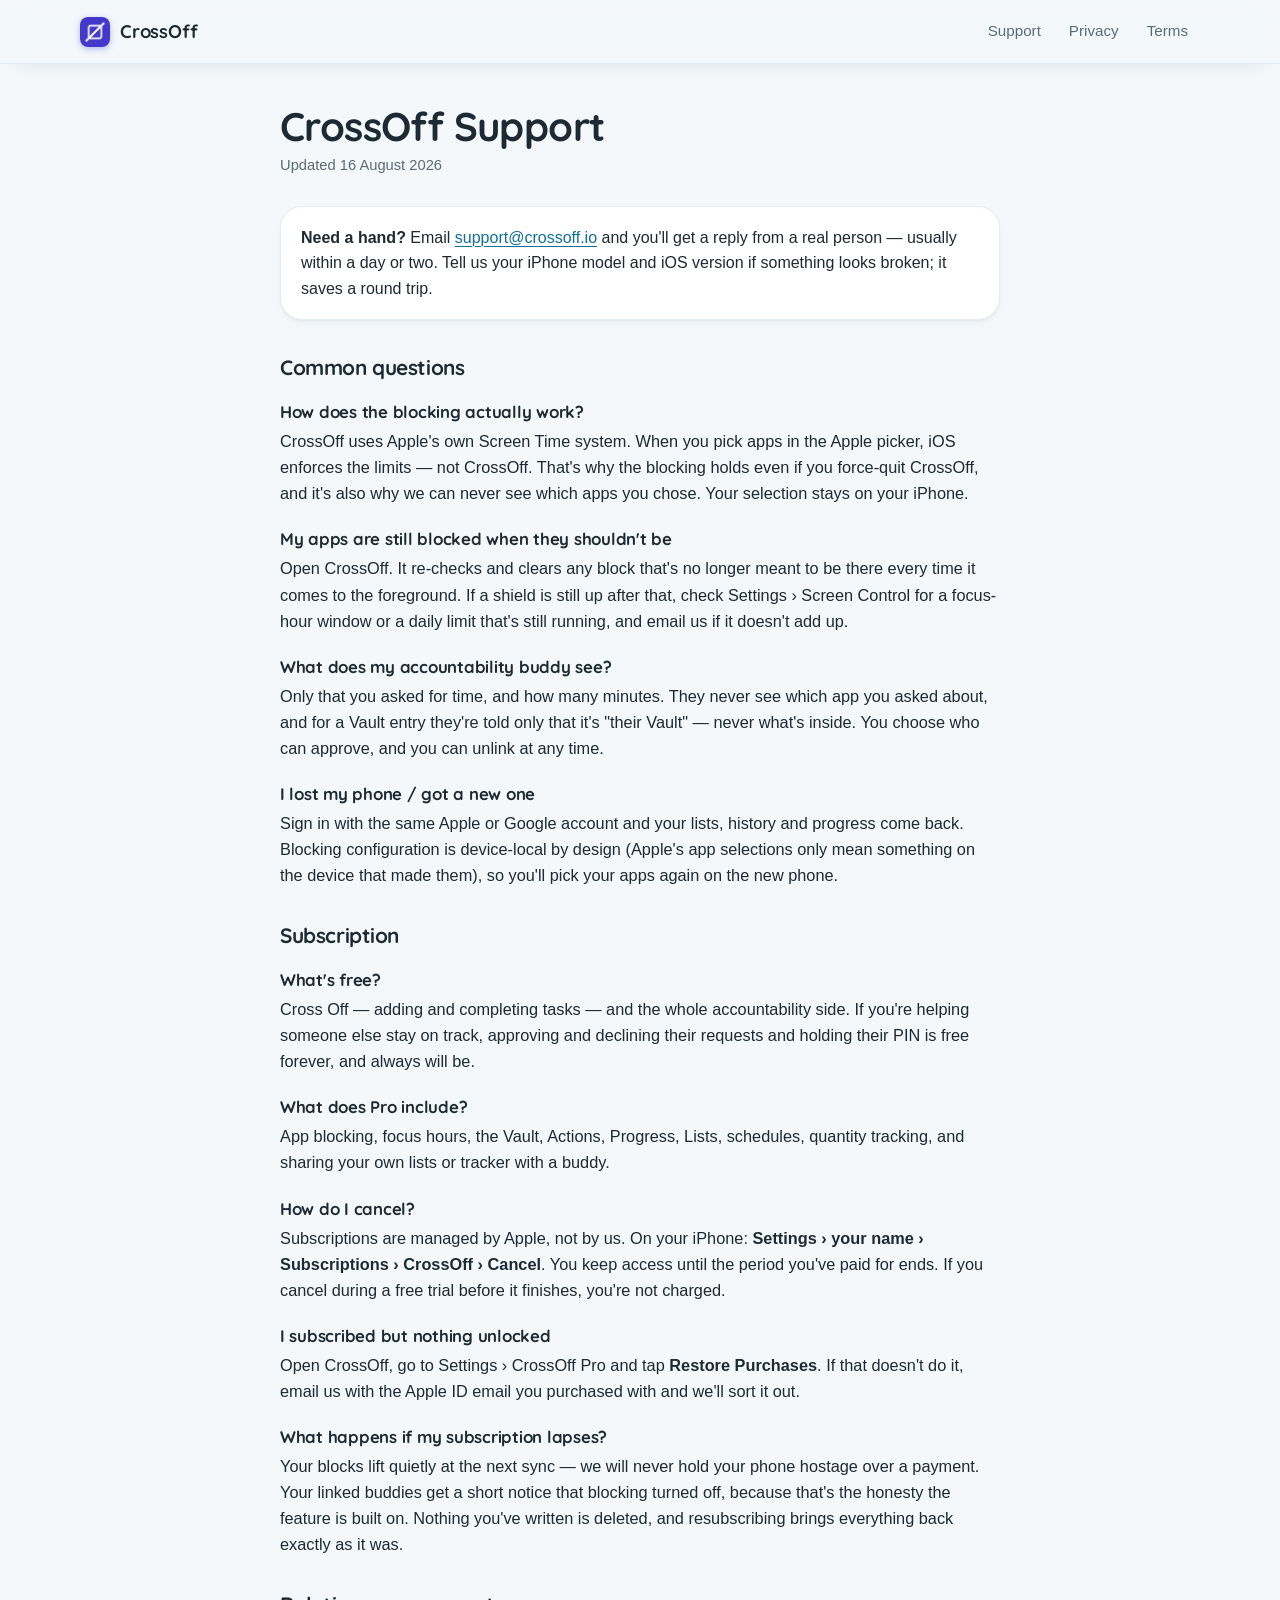
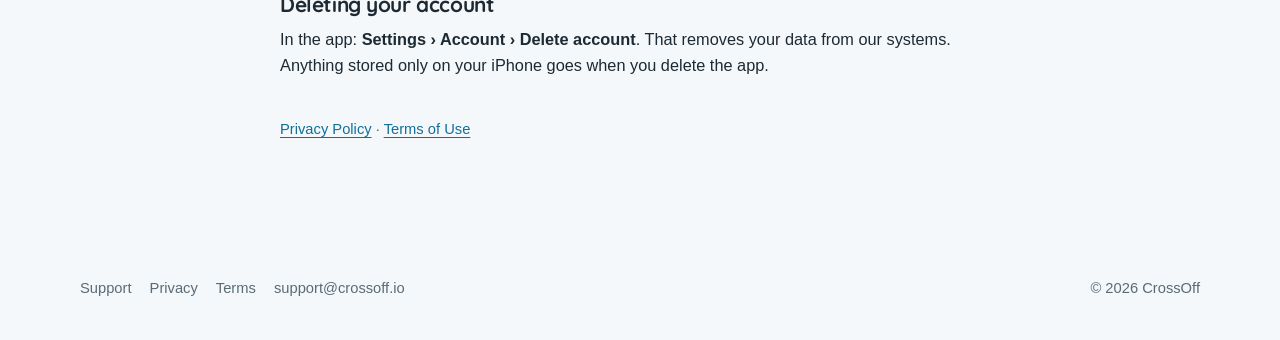
<file: support.html>
<!DOCTYPE html>
<html lang="en">
<head>
<meta charset="utf-8">
<meta name="viewport" content="width=device-width, initial-scale=1, viewport-fit=cover">
<title>CrossOff — Support</title>
<meta name="description" content="Help with CrossOff: how blocking works, what a buddy can see, subscriptions, and deleting your account.">
<link rel="canonical" href="https://crossoff.io/support.html">
<meta name="theme-color" content="#f4f8fb" media="(prefers-color-scheme: light)">
<meta name="theme-color" content="#10181e" media="(prefers-color-scheme: dark)">
<link rel="icon" href="assets/icon.png">
<link rel="apple-touch-icon" href="assets/icon.png">
<link rel="stylesheet" href="assets/site.css">
</head>
<body>
<a class="skip" href="#main">Skip to content</a>
<header class="nav is-scrolled">
  <div class="wrap nav-inner">
    <a class="brand" href="/"><img src="assets/icon.png" alt="" width="30" height="30">CrossOff</a>
    <nav class="nav-links" aria-label="Pages">
      <a href="support.html">Support</a>
      <a href="privacy.html">Privacy</a>
      <a href="terms.html">Terms</a>
    </nav>
  </div>
</header>

<main id="main" class="article">
  <div class="wrap-narrow">
  <h1>CrossOff Support</h1>
  <p class="updated">Updated 16 August 2026</p>

  <div class="card">
    <p><strong>Need a hand?</strong> Email
    <a href="mailto:support@crossoff.io">support@crossoff.io</a>
    and you'll get a reply from a real person — usually within a day or
    two. Tell us your iPhone model and iOS version if something looks
    broken; it saves a round trip.</p>
  </div>

  <h2>Common questions</h2>

  <h3>How does the blocking actually work?</h3>
  <p>CrossOff uses Apple's own Screen Time system. When you pick apps in
  the Apple picker, iOS enforces the limits — not CrossOff. That's why
  the blocking holds even if you force-quit CrossOff, and it's also why
  we can never see which apps you chose. Your selection stays on your
  iPhone.</p>

  <h3>My apps are still blocked when they shouldn't be</h3>
  <p>Open CrossOff. It re-checks and clears any block that's no longer
  meant to be there every time it comes to the foreground. If a shield
  is still up after that, check Settings › Screen Control for a
  focus-hour window or a daily limit that's still running, and email us
  if it doesn't add up.</p>

  <h3>What does my accountability buddy see?</h3>
  <p>Only that you asked for time, and how many minutes. They never see
  which app you asked about, and for a Vault entry they're told only
  that it's "their Vault" — never what's inside. You choose who can
  approve, and you can unlink at any time.</p>

  <h3>I lost my phone / got a new one</h3>
  <p>Sign in with the same Apple or Google account and your lists,
  history and progress come back. Blocking configuration is device-local
  by design (Apple's app selections only mean something on the device
  that made them), so you'll pick your apps again on the new phone.</p>

  <h2>Subscription</h2>

  <h3>What's free?</h3>
  <p>Cross Off — adding and completing tasks — and the whole
  accountability side. If you're helping someone else stay on track,
  approving and declining their requests and holding their PIN is free
  forever, and always will be.</p>

  <h3>What does Pro include?</h3>
  <p>App blocking, focus hours, the Vault, Actions, Progress, Lists,
  schedules, quantity tracking, and sharing your own lists or tracker
  with a buddy.</p>

  <h3>How do I cancel?</h3>
  <p>Subscriptions are managed by Apple, not by us. On your iPhone:
  <strong>Settings › your name › Subscriptions › CrossOff › Cancel</strong>.
  You keep access until the period you've paid for ends. If you cancel
  during a free trial before it finishes, you're not charged.</p>

  <h3>I subscribed but nothing unlocked</h3>
  <p>Open CrossOff, go to Settings › CrossOff Pro and tap
  <strong>Restore Purchases</strong>. If that doesn't do it, email us
  with the Apple ID email you purchased with and we'll sort it out.</p>

  <h3>What happens if my subscription lapses?</h3>
  <p>Your blocks lift quietly at the next sync — we will never hold your
  phone hostage over a payment. Your linked buddies get a short notice
  that blocking turned off, because that's the honesty the feature is
  built on. Nothing you've written is deleted, and resubscribing brings
  everything back exactly as it was.</p>

  <h2>Deleting your account</h2>
  <p>In the app: <strong>Settings › Account › Delete account</strong>.
  That removes your data from our systems. Anything stored only on your
  iPhone goes when you delete the app.</p>

  <p class="foot-note">
    <a href="privacy.html">Privacy Policy</a> ·
    <a href="terms.html">Terms of Use</a>
  </p>
</div>
</main>

<footer>
  <div class="wrap foot">
    <div class="foot-links">
      <a href="support.html">Support</a>
      <a href="privacy.html">Privacy</a>
      <a href="terms.html">Terms</a>
      <a href="mailto:support@crossoff.io">support@crossoff.io</a>
    </div>
    <div>© 2026 CrossOff</div>
  </div>
</footer>

</body>
</html>
</file>
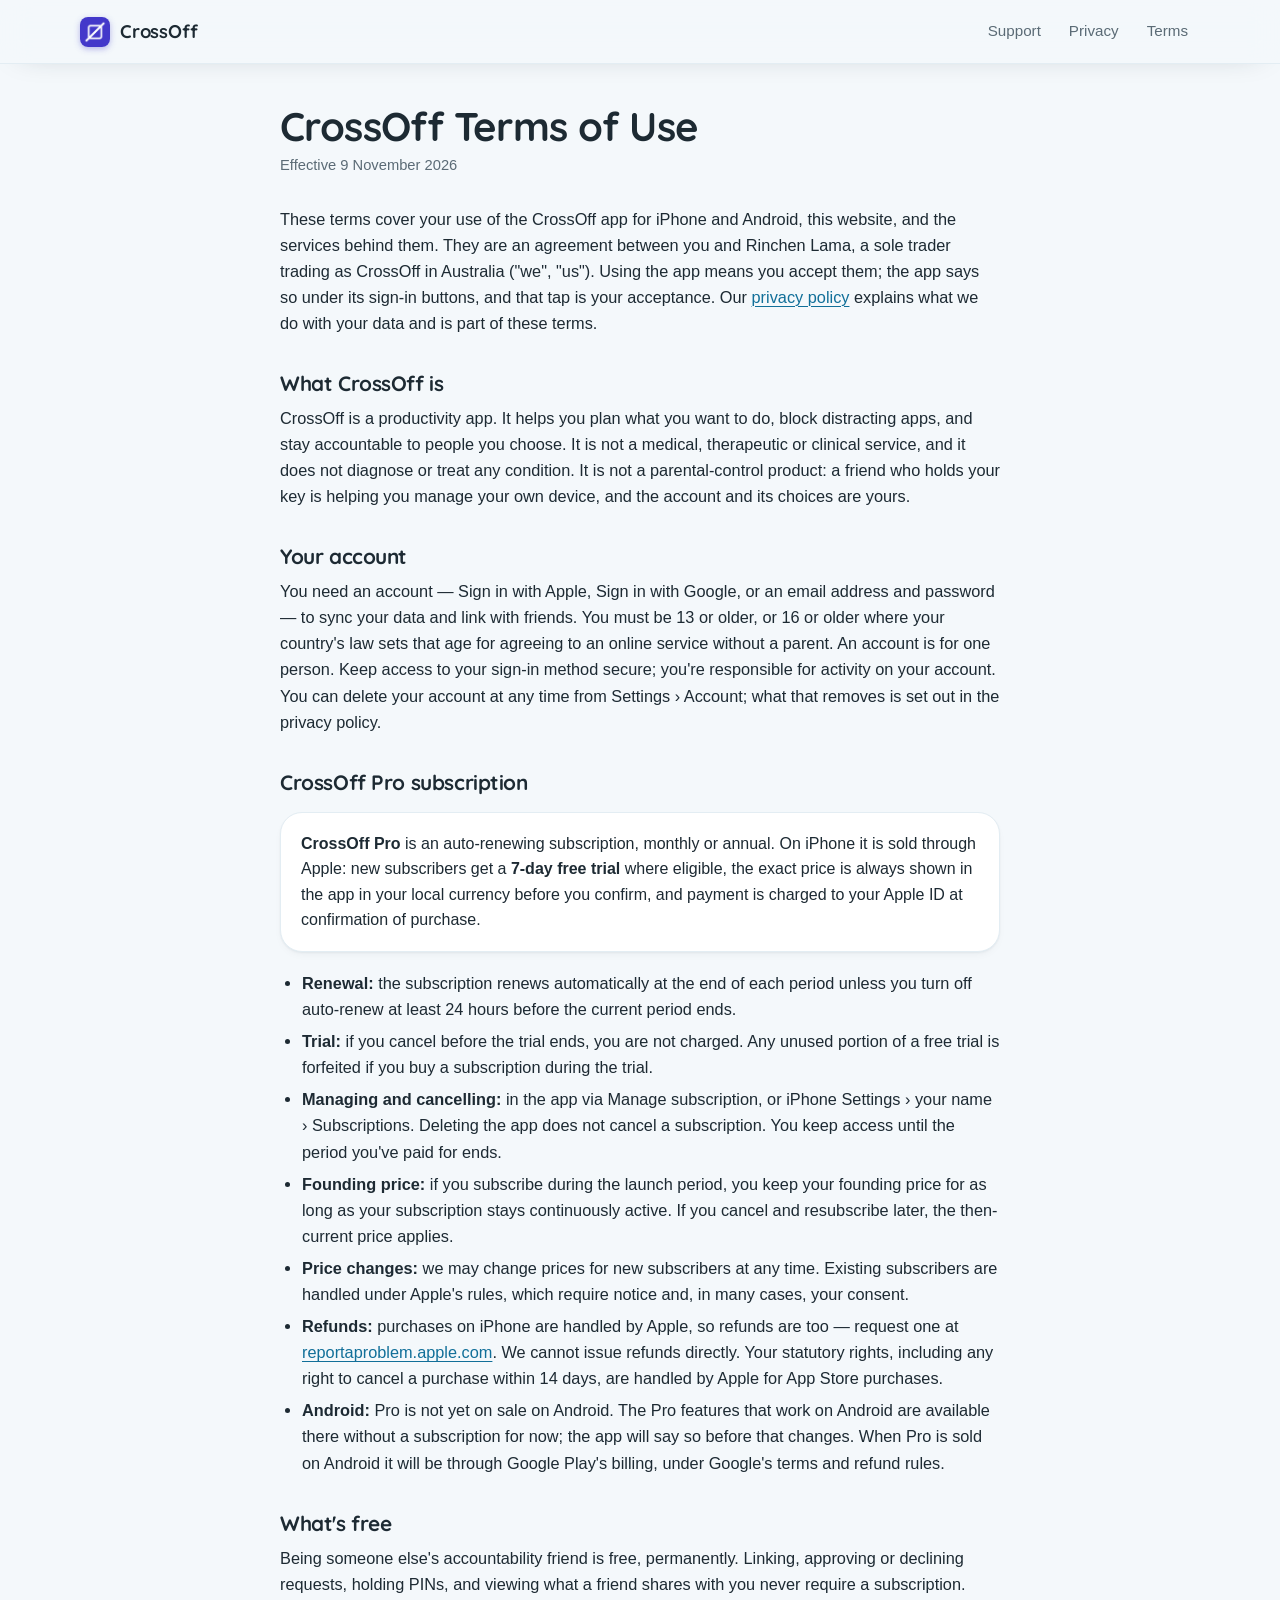
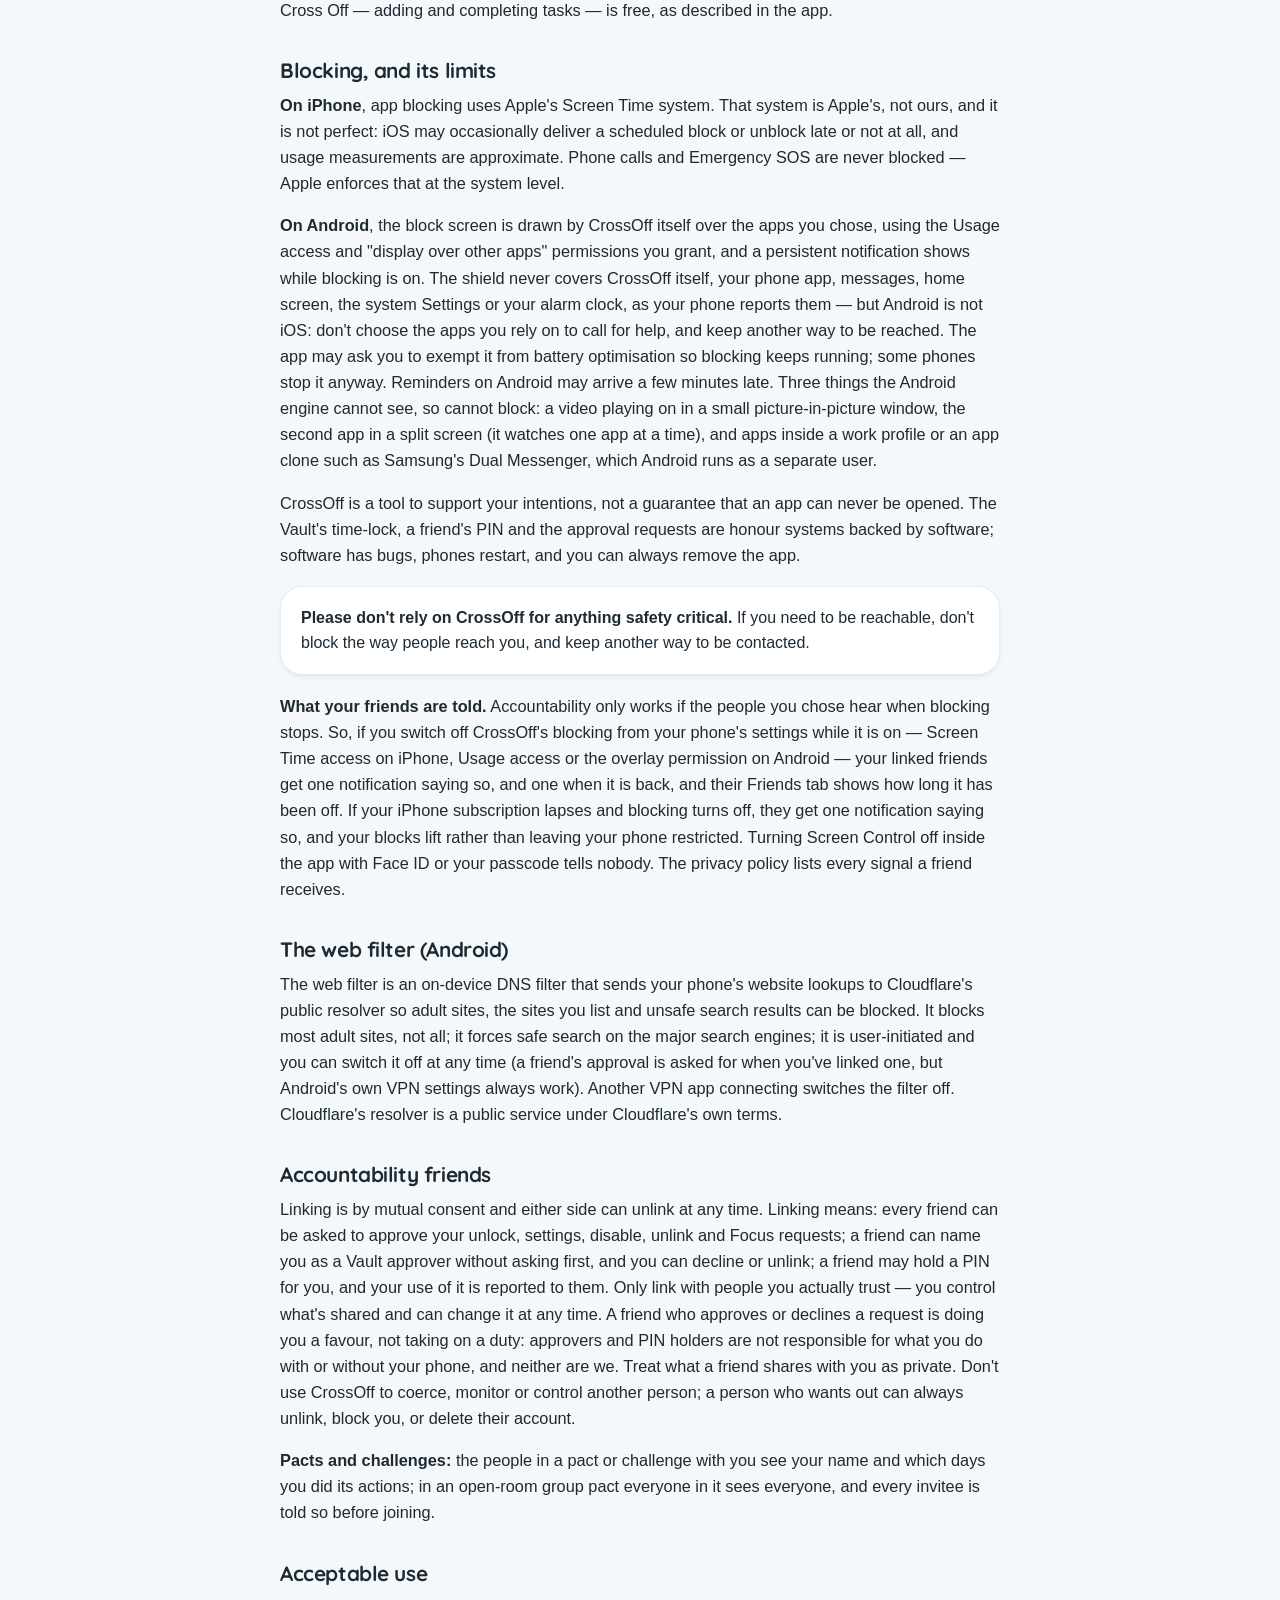
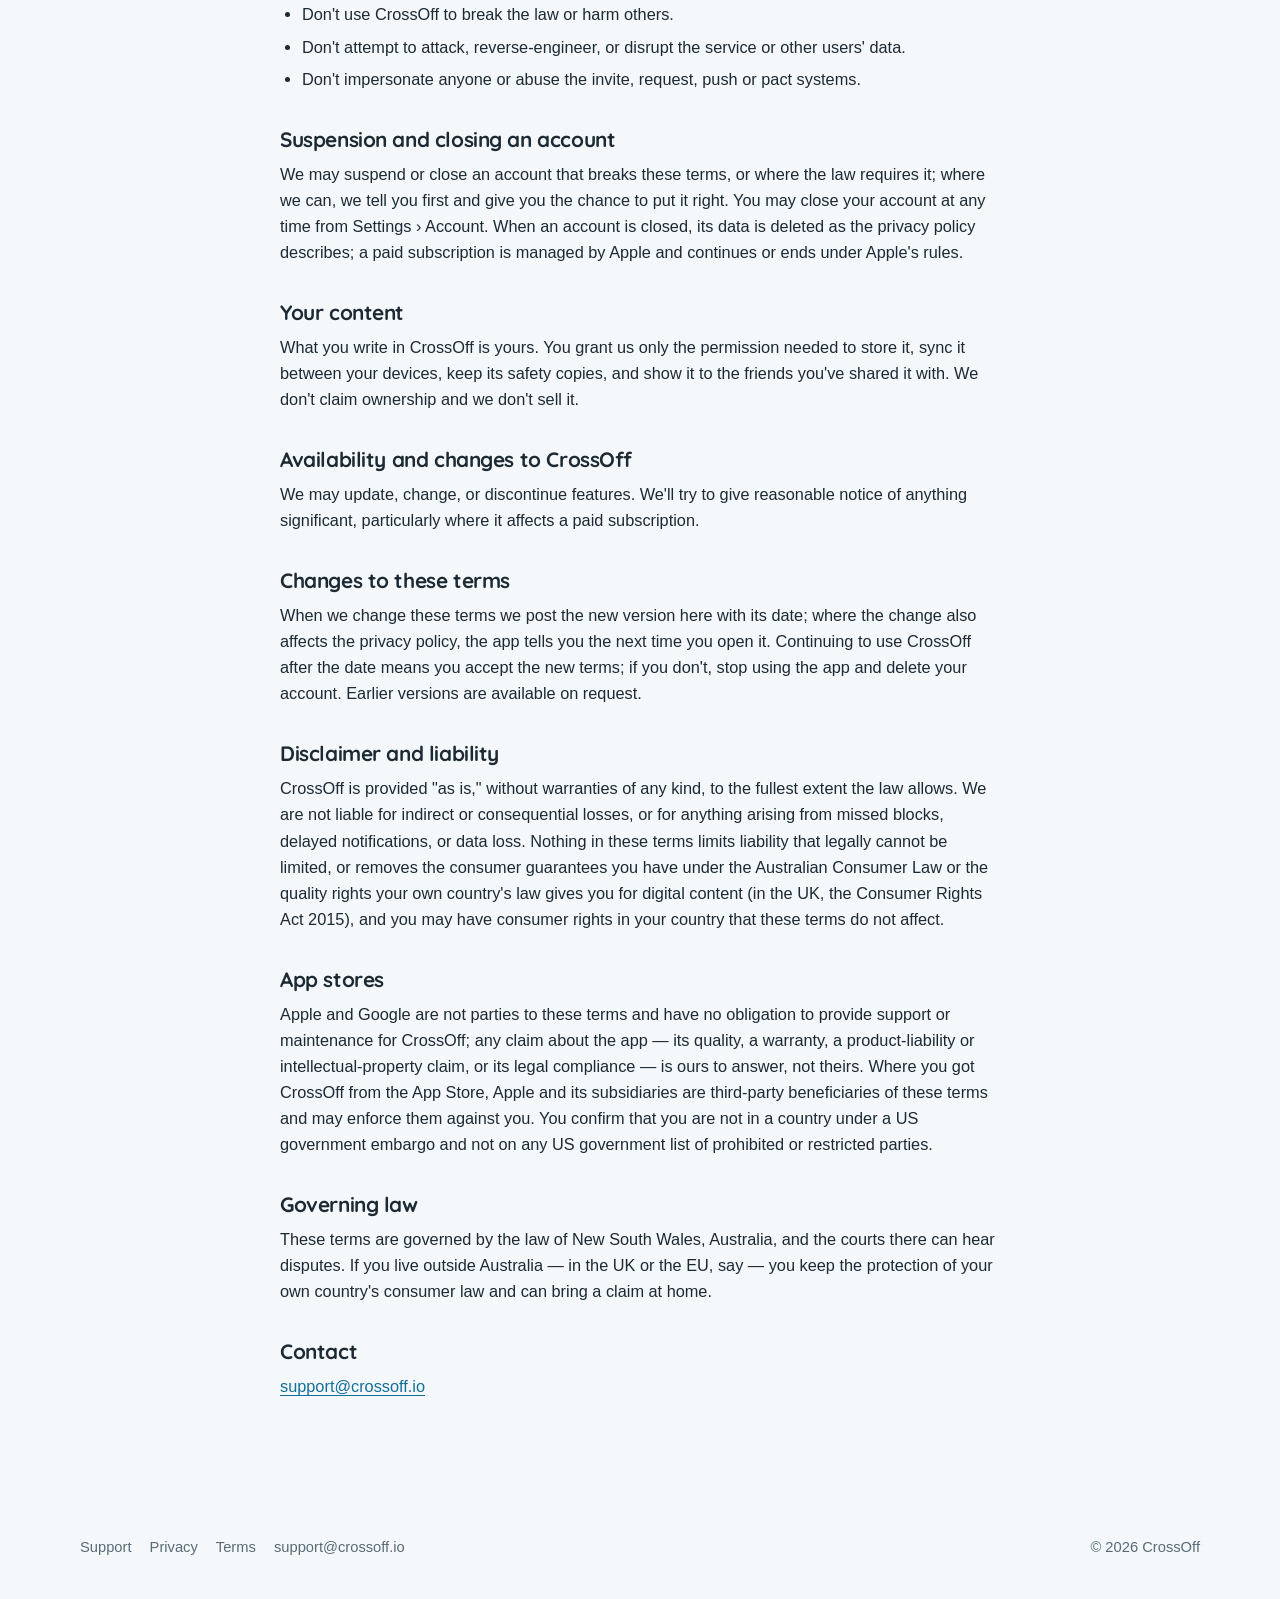
<file: terms.html>
<!DOCTYPE html>
<html lang="en">
<head>
<meta charset="utf-8">
<meta name="viewport" content="width=device-width, initial-scale=1, viewport-fit=cover">
<title>CrossOff — Terms of Use</title>
<meta name="description" content="The terms that cover your use of the CrossOff app for iPhone and Android, including the CrossOff Pro subscription.">
<link rel="canonical" href="https://crossoff.io/terms.html">
<meta name="theme-color" content="#f4f8fb" media="(prefers-color-scheme: light)">
<meta name="theme-color" content="#10181e" media="(prefers-color-scheme: dark)">
<link rel="icon" href="assets/icon.png">
<link rel="apple-touch-icon" href="assets/icon.png">
<link rel="stylesheet" href="assets/site.css">
</head>
<body>
<a class="skip" href="#main">Skip to content</a>
<header class="nav is-scrolled">
  <div class="wrap nav-inner">
    <a class="brand" href="/"><img src="assets/icon.png" alt="" width="30" height="30">CrossOff</a>
    <nav class="nav-links" aria-label="Pages">
      <a href="support.html">Support</a>
      <a href="privacy.html">Privacy</a>
      <a href="terms.html">Terms</a>
    </nav>
  </div>
</header>

<main id="main" class="article">
  <div class="wrap-narrow">
  <h1>CrossOff Terms of Use</h1>
  <p class="updated">Effective 9 November 2026</p>

  <p>These terms cover your use of the CrossOff app for iPhone and
  Android, this website, and the services behind them. They are an
  agreement between you and Rinchen Lama, a sole trader trading as
  CrossOff in Australia ("we", "us"). Using the app means you accept
  them; the app
  says so under its sign-in buttons, and that tap is your acceptance.
  Our <a href="privacy.html">privacy policy</a> explains what we do with
  your data and is part of these terms.</p>

  <h2>What CrossOff is</h2>
  <p>CrossOff is a productivity app. It helps you plan what you want to
  do, block distracting apps, and stay accountable to people you
  choose. It is not a medical, therapeutic or clinical service, and it
  does not diagnose or treat any condition. It is not a parental-control
  product: a friend who holds your key is helping you manage your own
  device, and the account and its choices are yours.</p>

  <h2>Your account</h2>
  <p>You need an account — Sign in with Apple, Sign in with Google, or
  an email address and password — to sync your data and link with
  friends. You must be 13 or older, or 16 or older where your country's
  law sets that age for agreeing to an online service without a parent.
  An account is for one person. Keep access to your sign-in method
  secure; you're responsible for activity on your account. You can
  delete your account at any time from Settings › Account; what that
  removes is set out in the privacy policy.</p>

  <h2>CrossOff Pro subscription</h2>
  <div class="card">
    <p><strong>CrossOff Pro</strong> is an auto-renewing subscription,
    monthly or annual. On iPhone it is sold through Apple: new
    subscribers get a <strong>7-day free trial</strong> where eligible,
    the exact price is always shown in the app in your local currency
    before you confirm, and payment is charged to your Apple ID at
    confirmation of purchase.</p>
  </div>
  <ul>
    <li><strong>Renewal:</strong> the subscription renews automatically
    at the end of each period unless you turn off auto-renew at least
    24 hours before the current period ends.</li>
    <li><strong>Trial:</strong> if you cancel before the trial ends,
    you are not charged. Any unused portion of a free trial is
    forfeited if you buy a subscription during the trial.</li>
    <li><strong>Managing and cancelling:</strong> in the app via Manage
    subscription, or iPhone Settings › your name › Subscriptions.
    Deleting the app does not cancel a subscription. You keep access
    until the period you've paid for ends.</li>
    <li><strong>Founding price:</strong> if you subscribe during the
    launch period, you keep your founding price for as long as your
    subscription stays continuously active. If you cancel and resubscribe
    later, the then-current price applies.</li>
    <li><strong>Price changes:</strong> we may change prices for new
    subscribers at any time. Existing subscribers are handled under
    Apple's rules, which require notice and, in many cases, your
    consent.</li>
    <li><strong>Refunds:</strong> purchases on iPhone are handled by
    Apple, so refunds are too — request one at
    <a href="https://reportaproblem.apple.com">reportaproblem.apple.com</a>.
    We cannot issue refunds directly. Your statutory rights, including
    any right to cancel a purchase within 14 days, are handled by Apple
    for App Store purchases.</li>
    <li><strong>Android:</strong> Pro is not yet on sale on Android. The
    Pro features that work on Android are available there without a
    subscription for now; the app will say so before that changes. When
    Pro is sold on Android it will be through Google Play's billing,
    under Google's terms and refund rules.</li>
  </ul>

  <h2>What's free</h2>
  <p>Being someone else's accountability friend is free, permanently.
  Linking, approving or declining requests, holding PINs, and viewing
  what a friend shares with you never require a subscription. Cross
  Off — adding and completing tasks — is free, as described in the
  app.</p>

  <h2>Blocking, and its limits</h2>
  <p><strong>On iPhone</strong>, app blocking uses Apple's Screen Time
  system. That system is Apple's, not ours, and it is not perfect: iOS
  may occasionally deliver a scheduled block or unblock late or not at
  all, and usage measurements are approximate. Phone calls and
  Emergency SOS are never blocked — Apple enforces that at the system
  level.</p>
  <p><strong>On Android</strong>, the block screen is drawn by CrossOff
  itself over the apps you chose, using the Usage access and "display
  over other apps" permissions you grant, and a persistent notification
  shows while blocking is on. The shield never covers CrossOff itself,
  your phone app, messages, home screen, the system Settings or your
  alarm clock, as your phone reports them — but Android is not iOS:
  don't choose the apps you rely on to call for help, and keep another
  way to be reached. The app may ask you to exempt it from battery
  optimisation so blocking keeps running; some phones stop it anyway.
  Reminders on Android may arrive a few minutes late. Three things the
  Android engine cannot see, so cannot block: a video playing on in a
  small picture-in-picture window, the second app in a split screen (it
  watches one app at a time), and apps inside a work profile or an app
  clone such as Samsung's Dual Messenger, which Android runs as a
  separate user.</p>
  <p>CrossOff is a tool to support your intentions, not a guarantee that
  an app can never be opened. The Vault's time-lock, a friend's PIN and
  the approval requests are honour systems backed by software; software
  has bugs, phones restart, and you can always remove the app.</p>
  <div class="card">
    <p><strong>Please don't rely on CrossOff for anything safety
    critical.</strong> If you need to be reachable, don't block the way
    people reach you, and keep another way to be contacted.</p>
  </div>
  <p><strong>What your friends are told.</strong> Accountability only
  works if the people you chose hear when blocking stops. So, if you
  switch off CrossOff's blocking from your phone's settings while it is
  on — Screen Time access on iPhone, Usage access or the overlay
  permission on Android — your linked friends get one notification
  saying so, and one when it is back, and their Friends tab shows how
  long it has been off. If your iPhone subscription lapses and blocking
  turns off, they get one notification saying so, and your blocks lift
  rather than leaving your phone restricted. Turning Screen Control off
  inside the app with Face ID or your passcode tells nobody. The privacy
  policy lists every signal a friend receives.</p>

  <h2>The web filter (Android)</h2>
  <p>The web filter is an on-device DNS filter that sends your phone's
  website lookups to Cloudflare's public resolver so adult sites, the
  sites you list and unsafe search results can be blocked. It blocks
  most adult sites, not all; it forces safe search on the major search
  engines; it is user-initiated and you can switch it off at any time
  (a friend's approval is asked for when you've linked one, but
  Android's own VPN settings always work). Another VPN app connecting
  switches the filter off. Cloudflare's resolver is a public service
  under Cloudflare's own terms.</p>

  <h2>Accountability friends</h2>
  <p>Linking is by mutual consent and either side can unlink at any
  time. Linking means: every friend can be asked to approve your
  unlock, settings, disable, unlink and Focus requests; a friend can
  name you as a Vault approver without asking first, and you can decline
  or unlink; a friend may hold a PIN for you, and your use of it is
  reported to them. Only link with people you actually trust — you
  control what's shared and can change it at any time. A friend who
  approves or declines a request is doing you a favour, not taking on a
  duty: approvers and PIN holders are not responsible for what you do
  with or without your phone, and neither are we. Treat what a friend
  shares with you as private. Don't use CrossOff to coerce, monitor or
  control another person; a person who wants out can always unlink,
  block you, or delete their account.</p>
  <p><strong>Pacts and challenges:</strong> the people in a pact or
  challenge with you see your name and which days you did its actions;
  in an open-room group pact everyone in it sees everyone, and every
  invitee is told so before joining.</p>

  <h2>Acceptable use</h2>
  <ul>
    <li>Don't use CrossOff to break the law or harm others.</li>
    <li>Don't attempt to attack, reverse-engineer, or disrupt the
    service or other users' data.</li>
    <li>Don't impersonate anyone or abuse the invite, request, push or
    pact systems.</li>
  </ul>

  <h2>Suspension and closing an account</h2>
  <p>We may suspend or close an account that breaks these terms, or
  where the law requires it; where we can, we tell you first and give
  you the chance to put it right. You may close your account at any
  time from Settings › Account. When an account is closed, its data is
  deleted as the privacy policy describes; a paid subscription is
  managed by Apple and continues or ends under Apple's rules.</p>

  <h2>Your content</h2>
  <p>What you write in CrossOff is yours. You grant us only the
  permission needed to store it, sync it between your devices, keep its
  safety copies, and show it to the friends you've shared it with. We
  don't claim ownership and we don't sell it.</p>

  <h2>Availability and changes to CrossOff</h2>
  <p>We may update, change, or discontinue features. We'll try to give
  reasonable notice of anything significant, particularly where it
  affects a paid subscription.</p>

  <h2>Changes to these terms</h2>
  <p>When we change these terms we post the new version here with its
  date; where the change also affects the privacy policy, the app tells
  you the next time you open it. Continuing to use CrossOff after the
  date means you accept
  the new terms; if you don't, stop using the app and delete your
  account. Earlier versions are available on request.</p>

  <h2>Disclaimer and liability</h2>
  <p>CrossOff is provided "as is," without warranties of any kind, to
  the fullest extent the law allows. We are not liable for indirect or
  consequential losses, or for anything arising from missed blocks,
  delayed notifications, or data loss. Nothing in these terms limits
  liability that legally cannot be limited, or removes the consumer
  guarantees you have under the Australian Consumer Law or the quality
  rights your own country's law gives you for digital content (in the
  UK, the Consumer Rights Act 2015), and you may have consumer rights in
  your country that these terms do not affect.</p>

  <h2>App stores</h2>
  <p>Apple and Google are not parties to these terms and have no
  obligation to provide support or maintenance for CrossOff; any claim
  about the app — its quality, a warranty, a product-liability or
  intellectual-property claim, or its legal compliance — is ours to
  answer, not theirs. Where you got CrossOff from the App Store, Apple
  and its subsidiaries are third-party beneficiaries of these terms and
  may enforce them against you. You confirm that you are not in a
  country under a US government embargo and not on any US government
  list of prohibited or restricted parties.</p>

  <h2>Governing law</h2>
  <p>These terms are governed by the law of New South Wales, Australia,
  and the courts there can hear disputes. If you live outside Australia
  — in the UK or the EU, say — you keep the protection of your own
  country's consumer law and can bring a claim at home.</p>

  <h2>Contact</h2>
  <p><a href="mailto:support@crossoff.io">support@crossoff.io</a></p>
</div>
</main>

<footer>
  <div class="wrap foot">
    <div class="foot-links">
      <a href="support.html">Support</a>
      <a href="privacy.html">Privacy</a>
      <a href="terms.html">Terms</a>
      <a href="mailto:support@crossoff.io">support@crossoff.io</a>
    </div>
    <div>© 2026 CrossOff</div>
  </div>
</footer>

</body>
</html>
</file>
<file: assets/site.css>
/* CrossOff — crossoff.io (public stylesheet)
   Serves the coming-soon page and the privacy / terms / support pages.
   The full landing page (kept in landing/, not committed) carries its own
   stylesheet and is published only as an encrypted private preview. */

/* ---------- Tokens ---------- */
:root {
  --bg: #f4f8fb; --bg-2: #ffffff; --card: #ffffff;
  --text: #1d2a33; --muted: #5b6b76; --faint: #7f909b;
  --accent: #2fb5e8; --accent-deep: #1a9fd6; --accent-ink: #ffffff; --link: #116f99;
  --indigo: #3f37c9; --border: #e3edf3; --soft: #eaf5fb; --soft-2: #f0f5f9; --success: #34c759;
  --shadow-sm: 0 1px 2px rgba(29, 42, 51, .05), 0 4px 12px -6px rgba(29, 42, 51, .10);
  --shadow-md: 0 2px 4px rgba(29, 42, 51, .04), 0 18px 40px -18px rgba(29, 42, 51, .22);
  --r-md: 16px; --r-lg: 22px; --r-xl: 28px;
  --font-display: "Quicksand", -apple-system, BlinkMacSystemFont, "Segoe UI", Roboto, sans-serif;
  --font-body: -apple-system, BlinkMacSystemFont, "Segoe UI", Roboto, "Helvetica Neue", Arial, sans-serif;
  --nav-h: 64px;
  --ease: cubic-bezier(.22, .61, .36, 1); --ease-out: cubic-bezier(.16, 1, .3, 1);
  color-scheme: light dark;
}
@media (prefers-color-scheme: dark) {
  :root {
    --bg: #10181e; --bg-2: #141e25; --card: #17222a;
    --text: #e8eef2; --muted: #93a4af; --faint: #6b7b86; --link: #5cc6f0;
    --border: #24313a; --soft: #16242e; --soft-2: #1a262f;
    --shadow-sm: 0 1px 2px rgba(0,0,0,.35), 0 4px 12px -6px rgba(0,0,0,.5);
    --shadow-md: 0 2px 4px rgba(0,0,0,.35), 0 18px 40px -18px rgba(0,0,0,.6);
  }
}

/* ---------- Fonts ---------- */
@font-face { font-family: "Quicksand"; font-weight: 500; font-style: normal; font-display: swap; src: url("fonts/quicksand-500.woff2") format("woff2"); }
@font-face { font-family: "Quicksand"; font-weight: 600; font-style: normal; font-display: swap; src: url("fonts/quicksand-600.woff2") format("woff2"); }
@font-face { font-family: "Quicksand"; font-weight: 700; font-style: normal; font-display: swap; src: url("fonts/quicksand-700.woff2") format("woff2"); }

/* ---------- Base ---------- */
*, *::before, *::after { box-sizing: border-box; }
html { scroll-behavior: smooth; -webkit-text-size-adjust: 100%; overflow-x: clip; }
@supports not (overflow: clip) { html, body { overflow-x: hidden; } }
body { margin: 0; background: var(--bg); color: var(--text); font: 17px/1.6 var(--font-body); -webkit-font-smoothing: antialiased; -moz-osx-font-smoothing: grayscale; -webkit-tap-highlight-color: transparent; }
img, svg { display: block; max-width: 100%; }
a { color: var(--link); text-decoration-thickness: 1px; text-underline-offset: 3px; }
a:hover { color: var(--accent); }
::selection { background: rgba(47, 181, 232, .28); }
:focus-visible { outline: 3px solid var(--accent); outline-offset: 3px; border-radius: 6px; }
.wrap { width: min(1120px, 100% - 40px); margin-inline: auto; }
.wrap-narrow { width: min(720px, 100% - 40px); margin-inline: auto; }
@media (max-width: 600px) { .wrap, .wrap-narrow { width: min(1120px, 100% - 32px); } }
.skip { position: absolute; left: 16px; top: -64px; z-index: 100; background: var(--text); color: var(--bg); padding: 10px 14px; border-radius: 10px; text-decoration: none; font-weight: 600; transition: top .2s; }
.skip:focus { top: 16px; }

/* ---------- Typography ---------- */
h1, h2, h3 { font-family: var(--font-display); font-weight: 700; letter-spacing: -.015em; line-height: 1.1; margin: 0; }
h1 { font-size: clamp(2.5rem, 6.4vw, 4.4rem); }
h2 { font-size: clamp(1.9rem, 4vw, 2.85rem); letter-spacing: -.02em; }
h3 { font-size: 1.2rem; line-height: 1.25; }
.lede { font-size: clamp(1.08rem, 1.9vw, 1.28rem); color: var(--muted); line-height: 1.55; margin: 0; }
p { margin: 0 0 1em; }

/* ---------- Buttons ---------- */
.btn {
  --btn-bg: var(--accent); --btn-ink: var(--accent-ink);
  position: relative; isolation: isolate; display: inline-flex; align-items: center; justify-content: center; gap: 10px;
  min-height: 48px; padding: 0 22px; border-radius: 999px; border: 1px solid transparent;
  background: var(--btn-bg); color: var(--btn-ink); font-family: var(--font-display); font-weight: 700; font-size: 1rem;
  text-decoration: none; cursor: pointer; overflow: hidden; white-space: nowrap;
  box-shadow: 0 1px 2px rgba(29,42,51,.08), 0 10px 24px -12px rgba(47,181,232,.7);
  transition: transform .35s var(--ease-out), box-shadow .35s var(--ease-out), background-color .3s, border-color .3s, color .3s;
}
.btn::after { content: ""; position: absolute; inset: 0; z-index: -1; background: linear-gradient(115deg, transparent 30%, rgba(255,255,255,.28) 50%, transparent 70%); transform: translateX(-110%); transition: transform .8s var(--ease); }
.btn:hover { transform: translateY(-2px); box-shadow: 0 2px 4px rgba(29,42,51,.08), 0 18px 32px -14px rgba(47,181,232,.85); color: var(--btn-ink); }
.btn:hover::after { transform: translateX(110%); }
.btn:active { transform: translateY(0) scale(.98); transition-duration: .1s; }
.btn-lg { min-height: 54px; padding: 0 28px; font-size: 1.06rem; }
.btn-secondary { --btn-bg: var(--card); --btn-ink: var(--text); border-color: var(--border); box-shadow: var(--shadow-sm); }
.btn-secondary:hover { border-color: var(--accent); box-shadow: var(--shadow-md); }
.btn-secondary::after { background: linear-gradient(115deg, transparent 30%, rgba(47,181,232,.12) 50%, transparent 70%); }

/* ---------- Navigation ---------- */
.nav { position: fixed; inset: 0 0 auto 0; z-index: 50; height: var(--nav-h); display: flex; align-items: center; padding-top: env(safe-area-inset-top); border-bottom: 1px solid transparent; transition: background-color .35s var(--ease), box-shadow .35s var(--ease), border-color .35s; }
.nav.is-scrolled { background: rgba(244,248,251,.86); -webkit-backdrop-filter: saturate(160%) blur(14px); backdrop-filter: saturate(160%) blur(14px); border-bottom-color: var(--border); box-shadow: 0 8px 30px -22px rgba(29,42,51,.35); }
@media (prefers-color-scheme: dark) { .nav.is-scrolled { background: rgba(16,24,30,.86); } }
.nav-inner { display: flex; align-items: center; justify-content: space-between; gap: 16px; }
.brand { display: inline-flex; align-items: center; gap: 10px; font: 700 1.15rem var(--font-display); color: var(--text); text-decoration: none; letter-spacing: -.01em; }
.brand img { width: 30px; height: 30px; border-radius: 8px; box-shadow: 0 2px 6px rgba(63,55,201,.35); }
.nav-links { display: flex; align-items: center; gap: 4px; }
.nav-links a { color: var(--muted); text-decoration: none; font-weight: 500; font-size: .95rem; padding: 8px 12px; border-radius: 999px; transition: color .25s, background-color .25s; }
.nav-links a:hover { color: var(--text); background: var(--soft); }
@media (max-width: 480px) { .nav-links a { padding: 8px 8px; font-size: .9rem; } }

/* ---------- Coming soon ---------- */
.soon { position: relative; min-height: 100vh; min-height: 100svh; display: grid; place-items: center; padding: calc(var(--nav-h) + 24px) 20px 40px; overflow: clip; text-align: center; }
.soon-bg { position: absolute; inset: 0; z-index: -1; pointer-events: none; }
.soon-bg i { position: absolute; border-radius: 50%; filter: blur(70px); opacity: .55; }
.soon-bg i:nth-child(1) { width: 520px; height: 520px; left: -140px; top: -120px; background: radial-gradient(circle, rgba(47,181,232,.55), transparent 70%); }
.soon-bg i:nth-child(2) { width: 560px; height: 560px; right: -160px; top: 30%; background: radial-gradient(circle, rgba(63,55,201,.28), transparent 70%); }
.soon-bg i:nth-child(3) { width: 420px; height: 420px; left: 40%; bottom: -220px; background: radial-gradient(circle, rgba(47,181,232,.3), transparent 70%); }
@media (prefers-color-scheme: dark) { .soon-bg i { opacity: .35; } }
.soon-icon { width: 96px; height: 96px; border-radius: 24px; margin: 0 auto 28px; box-shadow: 0 24px 50px -20px rgba(63,55,201,.55); animation: soon-float 7s ease-in-out infinite; }
.soon h1 { margin-bottom: 14px; }
.soon .lede { max-width: 30rem; margin: 0 auto 28px; }
.soon-foot { color: var(--faint); font-size: .9rem; margin-top: 40px; }
.soon-foot a { color: var(--muted); text-decoration: none; }
.soon-foot a:hover { color: var(--text); }
@keyframes soon-float { 0%, 100% { translate: 0 0; } 50% { translate: 0 -8px; } }
.fade { opacity: 0; translate: 0 14px; animation: fade-in .9s var(--ease-out) forwards; animation-delay: calc(var(--i, 0) * 120ms); }
@keyframes fade-in { to { opacity: 1; translate: 0 0; } }

/* ---------- Footer ---------- */
footer { padding: 48px 0 calc(40px + env(safe-area-inset-bottom)); color: var(--muted); font-size: .92rem; }
.foot { display: flex; align-items: center; justify-content: space-between; gap: 16px; flex-wrap: wrap; }
.foot-links { display: flex; gap: 6px 18px; flex-wrap: wrap; }
.foot-links a { color: var(--muted); text-decoration: none; }
.foot-links a:hover { color: var(--text); }

/* ---------- Sub-pages (privacy / terms / support) ---------- */
.article { padding: calc(var(--nav-h) + 40px) 0 72px; }
.article h1 { font-size: clamp(1.9rem, 4vw, 2.5rem); margin-bottom: 6px; }
.article .updated { color: var(--muted); font-size: .92rem; margin: 0 0 28px; }
.article h2 { font-size: 1.3rem; margin: 36px 0 10px; }
.article h3 { font-size: 1.05rem; margin: 22px 0 6px; }
.article p, .article li { color: var(--text); font-size: 1.02rem; }
.article ul { padding-left: 22px; } .article li { margin: 6px 0; }
.article .card { background: var(--card); border: 1px solid var(--border); border-radius: var(--r-lg); padding: 18px 20px; margin: 18px 0; box-shadow: var(--shadow-sm); }
.article .card p { margin: 0; color: var(--text); font-size: 1rem; }
.article .foot-note { color: var(--muted); font-size: .92rem; margin-top: 40px; }

/* ---------- Private preview unlock ---------- */
.unlock { position: relative; min-height: 100vh; min-height: 100svh; display: grid; place-items: center; padding: 24px 20px; overflow: clip; }
.unlock-card { width: min(420px, 100%); background: var(--card); border: 1px solid var(--border); border-radius: var(--r-xl); padding: 32px 28px; box-shadow: var(--shadow-md); text-align: center; }
.unlock-card .soon-icon { width: 64px; height: 64px; border-radius: 16px; margin-bottom: 18px; animation: none; }
.unlock-card h1 { font-size: 1.5rem; margin-bottom: 6px; }
.unlock-card p { color: var(--muted); font-size: .95rem; margin: 0 0 18px; }
.unlock-card form { display: grid; gap: 10px; }
.unlock-card input { width: 100%; min-height: 48px; padding: 0 16px; border-radius: 14px; border: 1px solid var(--border); background: var(--bg); color: var(--text); font: 500 1rem var(--font-body); }
.unlock-card input:focus { outline: none; border-color: var(--accent); box-shadow: 0 0 0 4px rgba(47,181,232,.18); }
.unlock-card .err { color: #c62828; font-size: .9rem; min-height: 1.2em; margin: 4px 0 0; }
@media (prefers-color-scheme: dark) { .unlock-card .err { color: #ff8a80; } }

@media (prefers-reduced-motion: reduce) {
  html { scroll-behavior: auto; }
  *, *::before, *::after { animation-duration: .001ms !important; animation-iteration-count: 1 !important; transition-duration: .001ms !important; }
  .fade { opacity: 1; translate: 0 0; }
}
</file>
